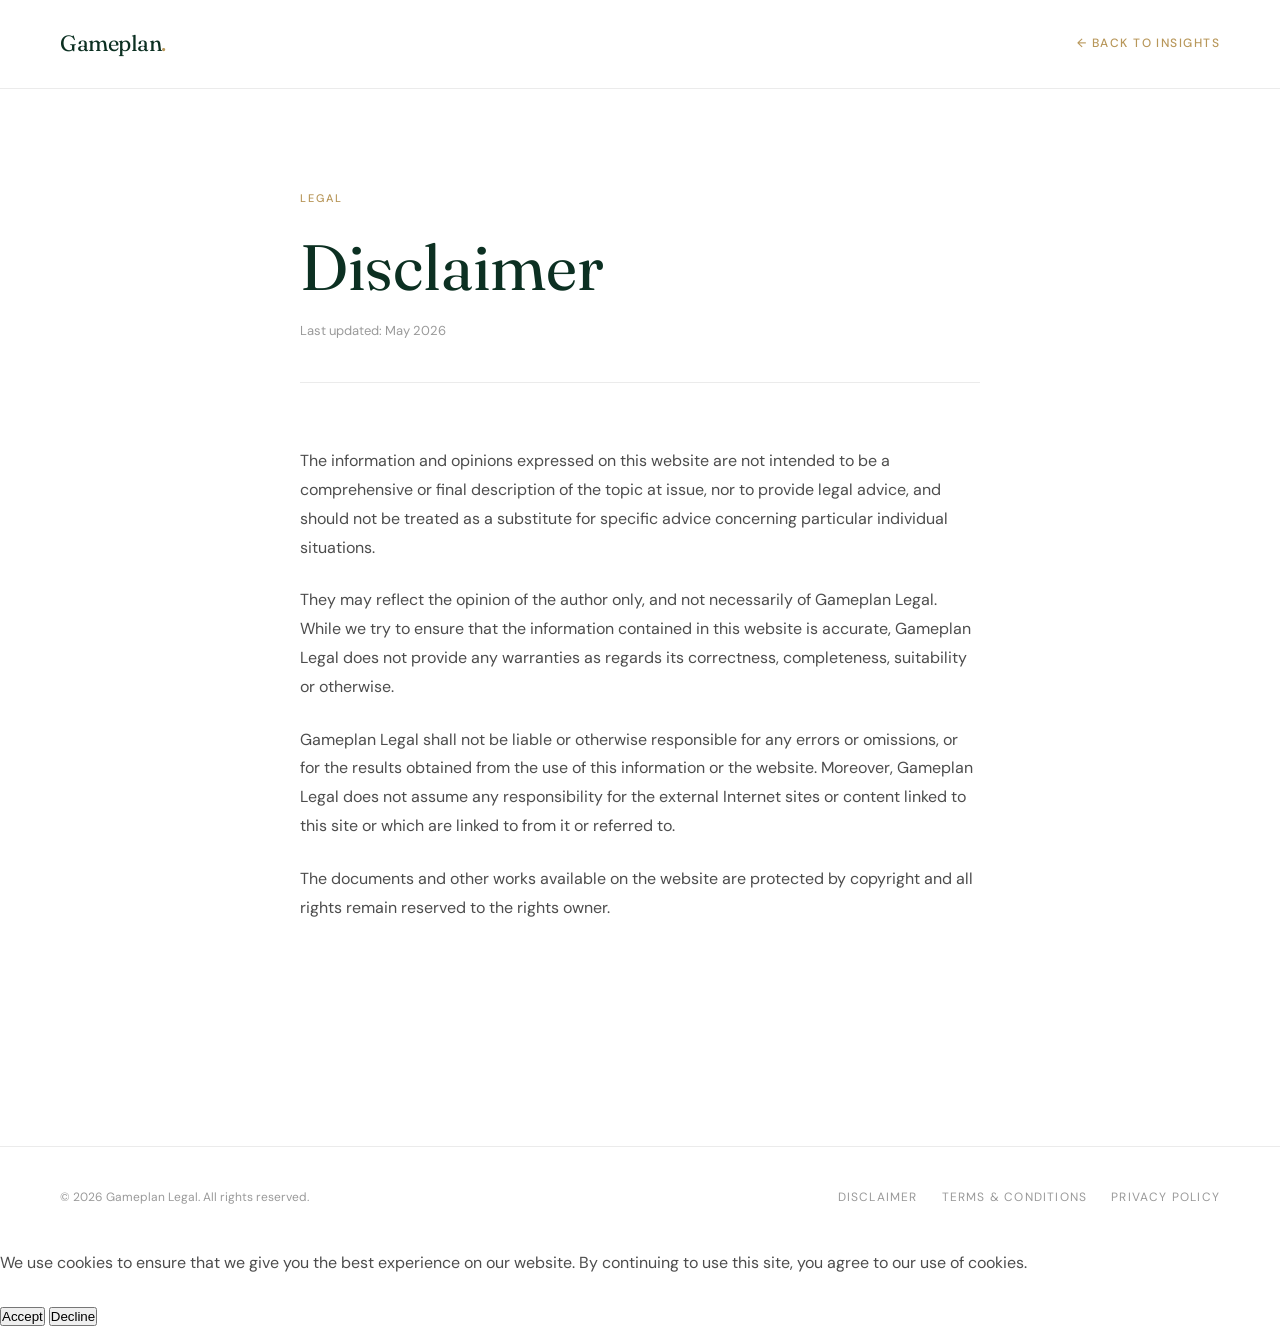
<file: game/disclaimer.html>
<!DOCTYPE html>
<html lang="en">
<head>
    <meta charset="UTF-8">
    <meta name="viewport" content="width=device-width, initial-scale=1.0">
    <title>Disclaimer | Gameplan Legal</title>
    <link rel="preconnect" href="https://fonts.googleapis.com">
    <link rel="preconnect" href="https://fonts.gstatic.com" crossorigin>
    <link href="https://fonts.googleapis.com/css2?family=DM+Sans:wght@300;400;500;700&family=Fraunces:ital,opsz,wght@0,9..144,300;0,9..144,400;1,9..144,300&display=swap" rel="stylesheet">
    <style>
        *, *::before, *::after { box-sizing: border-box; margin: 0; padding: 0; }
        body {
            background-color: #FFFFFF;
            color: #1a1a1a;
            font-family: 'DM Sans', sans-serif;
            font-size: 16px;
            line-height: 1.8;
        }
        .legal-header {
            background: #ffffff;
            border-bottom: 1px solid rgba(0,0,0,0.08);
            padding: 24px 60px;
            position: sticky;
            top: 0;
            z-index: 100;
            display: flex;
            align-items: center;
            justify-content: space-between;
        }
        .legal-header .logo {
            font-family: 'Fraunces', serif;
            font-size: 22px;
            font-weight: 400;
            color: #0C3022;
            text-decoration: none;
            letter-spacing: -0.02em;
        }
        .legal-header .logo span { color: #B8975A; }
        .back-link {
            font-size: 12px;
            text-transform: uppercase;
            letter-spacing: 0.12em;
            color: #B8975A;
            text-decoration: none;
            font-weight: 500;
        }
        .back-link:hover { opacity: 0.7; }
        .legal-container {
            max-width: 760px;
            margin: 0 auto;
            padding: 100px 40px 120px;
        }
        .legal-eyebrow {
            font-size: 11px;
            text-transform: uppercase;
            letter-spacing: 0.18em;
            color: #B8975A;
            font-weight: 500;
            margin-bottom: 24px;
        }
        h1 {
            font-family: 'Fraunces', serif;
            font-size: clamp(40px, 5vw, 64px);
            font-weight: 400;
            color: #0C3022;
            line-height: 1.1;
            margin-bottom: 16px;
        }
        .last-updated {
            font-size: 13px;
            color: rgba(0,0,0,0.4);
            margin-bottom: 64px;
            padding-bottom: 40px;
            border-bottom: 1px solid rgba(0,0,0,0.08);
        }
        p {
            font-size: 16px;
            color: rgba(0,0,0,0.7);
            margin-bottom: 24px;
            line-height: 1.8;
        }
        .legal-footer {
            margin-top: 80px;
            padding: 40px 60px;
            border-top: 1px solid rgba(0,0,0,0.08);
            display: flex;
            justify-content: space-between;
            align-items: center;
            flex-wrap: wrap;
            gap: 16px;
        }
        .legal-footer p {
            font-size: 12px;
            color: rgba(0,0,0,0.4);
            margin: 0;
        }
        .legal-footer-links {
            display: flex;
            gap: 24px;
        }
        .legal-footer-links a {
            font-size: 12px;
            text-transform: uppercase;
            letter-spacing: 0.1em;
            color: rgba(0,0,0,0.4);
            text-decoration: none;
        }
        .legal-footer-links a:hover { color: #B8975A; }
    
        /* Mobile */
        @media (max-width: 768px) {
            .legal-header { padding: 16px 24px; }
            .legal-container { padding: 60px 24px 80px; }
            h1 { font-size: clamp(28px, 8vw, 40px) !important; }
            .legal-footer { padding: 32px 24px; flex-direction: column; align-items: flex-start; }
            .legal-footer-links { flex-wrap: wrap; gap: 16px; }
        }
    </style>
</head>
<body>

    <header class="legal-header">
        <a href="index.html" class="logo">Gameplan<span>.</span></a>
        <a href="insights.html" class="back-link">&larr; Back to Insights</a>
    </header>

    <div class="legal-container">
        <p class="legal-eyebrow">Legal</p>
        <h1>Disclaimer</h1>
        <p class="last-updated">Last updated: May 2026</p>

        <p>The information and opinions expressed on this website are not intended to be a comprehensive or final description of the topic at issue, nor to provide legal advice, and should not be treated as a substitute for specific advice concerning particular individual situations.</p>

        <p>They may reflect the opinion of the author only, and not necessarily of Gameplan Legal. While we try to ensure that the information contained in this website is accurate, Gameplan Legal does not provide any warranties as regards its correctness, completeness, suitability or otherwise.</p>

        <p>Gameplan Legal shall not be liable or otherwise responsible for any errors or omissions, or for the results obtained from the use of this information or the website. Moreover, Gameplan Legal does not assume any responsibility for the external Internet sites or content linked to this site or which are linked to from it or referred to.</p>

        <p>The documents and other works available on the website are protected by copyright and all rights remain reserved to the rights owner.</p>
    </div>

    <footer class="legal-footer">
        <p>&copy; 2026 Gameplan Legal. All rights reserved.</p>
        <div class="legal-footer-links">
            <a href="disclaimer.html">Disclaimer</a>
            <a href="terms-and-conditions.html">Terms &amp; Conditions</a>
            <a href="privacy-policy.html">Privacy Policy</a>
        </div>
    </footer>


    <!-- Cookie Consent Bar -->
    <div id="cookieConsent" class="cookie-consent">
        <p>We use cookies to ensure that we give you the best experience on our website. By continuing to use this site, you agree to our use of cookies.</p>
        <div class="cookie-actions">
            <button id="acceptCookies" class="cookie-btn-accept">Accept</button>
            <button id="declineCookies" class="cookie-btn-decline">Decline</button>
        </div>
    </div>

    <script>
        // Cookie Consent Logic
        document.addEventListener('DOMContentLoaded', function() {
            const consentBar = document.getElementById('cookieConsent');
            const acceptBtn = document.getElementById('acceptCookies');
            
            if (!localStorage.getItem('cookiesAccepted')) {
                setTimeout(() => {
                    consentBar.classList.add('active');
                }, 2000);
            }

            acceptBtn.addEventListener('click', function() {
                localStorage.setItem('cookiesAccepted', 'true');
                consentBar.classList.remove('active');
            });

            document.getElementById('declineCookies').addEventListener('click', function() {
                consentBar.classList.remove('active');
            });
        });
    </script>
</body>
</html>
</file>
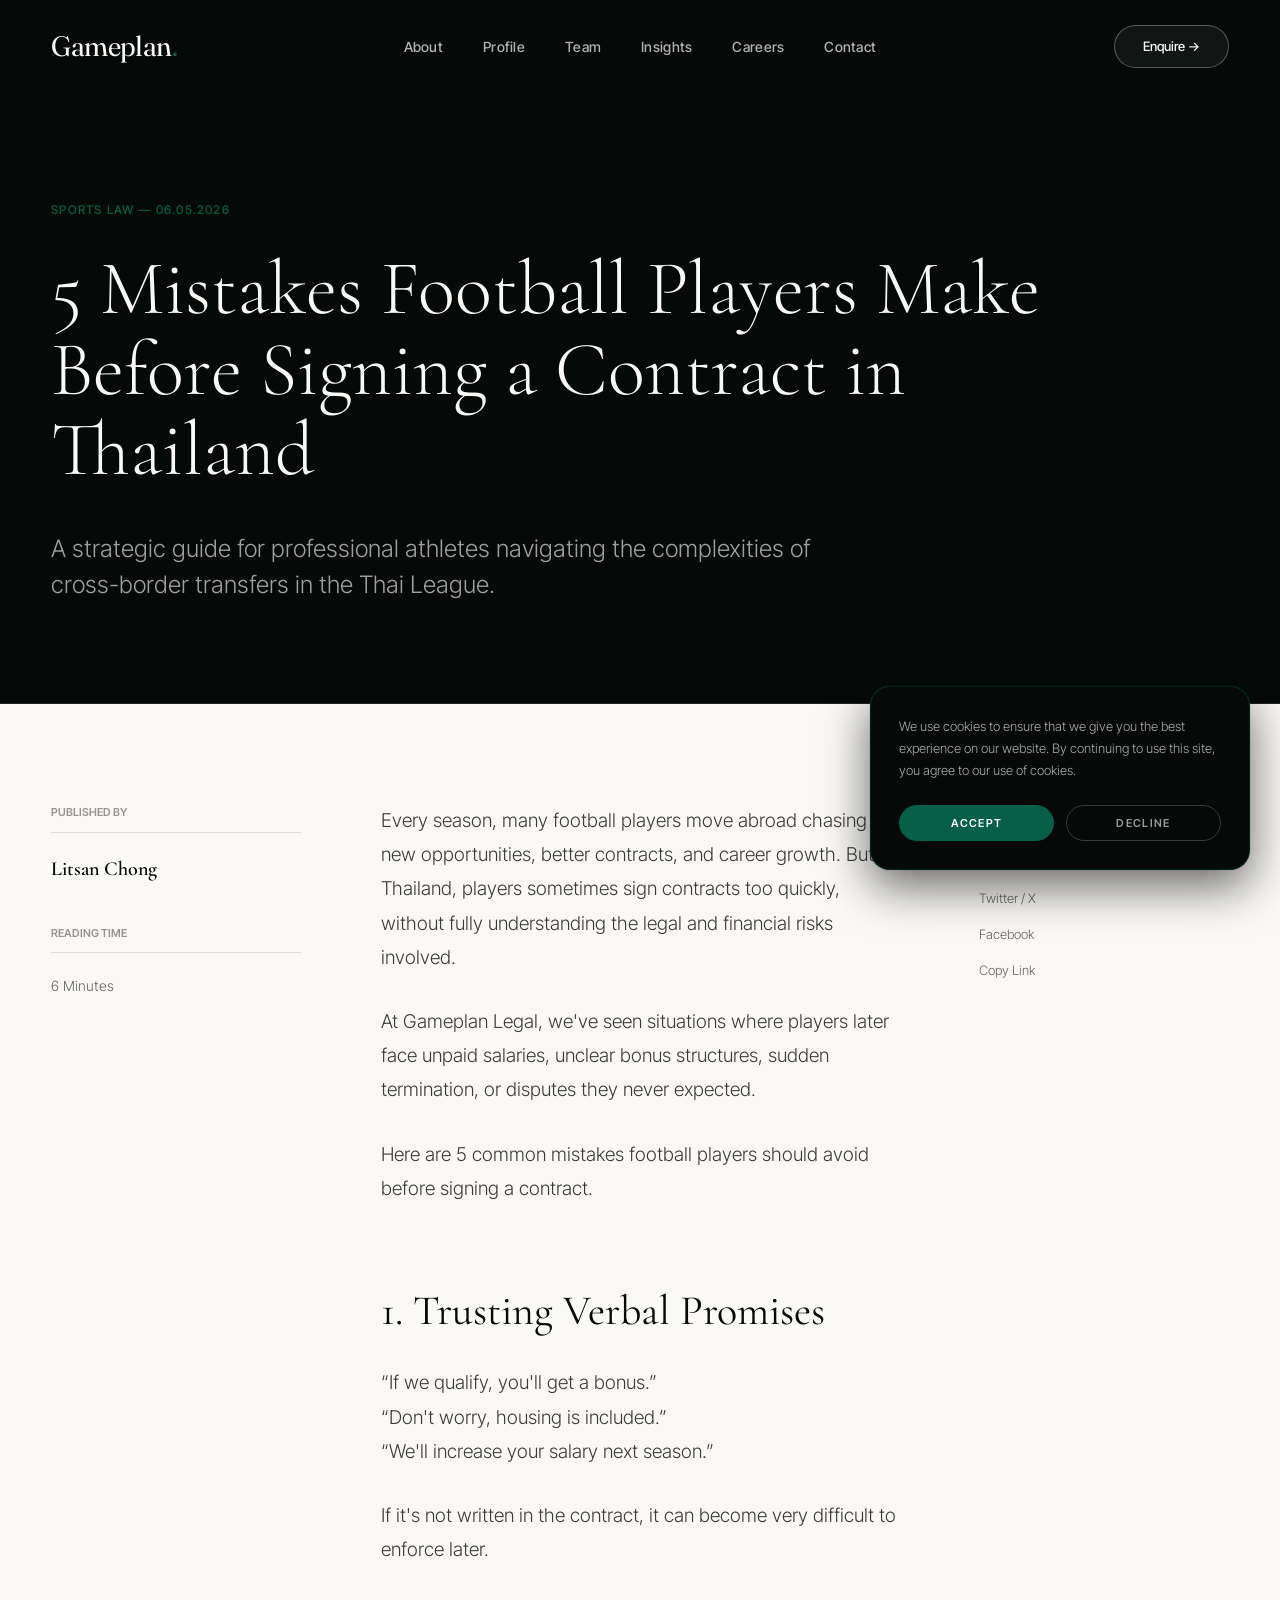
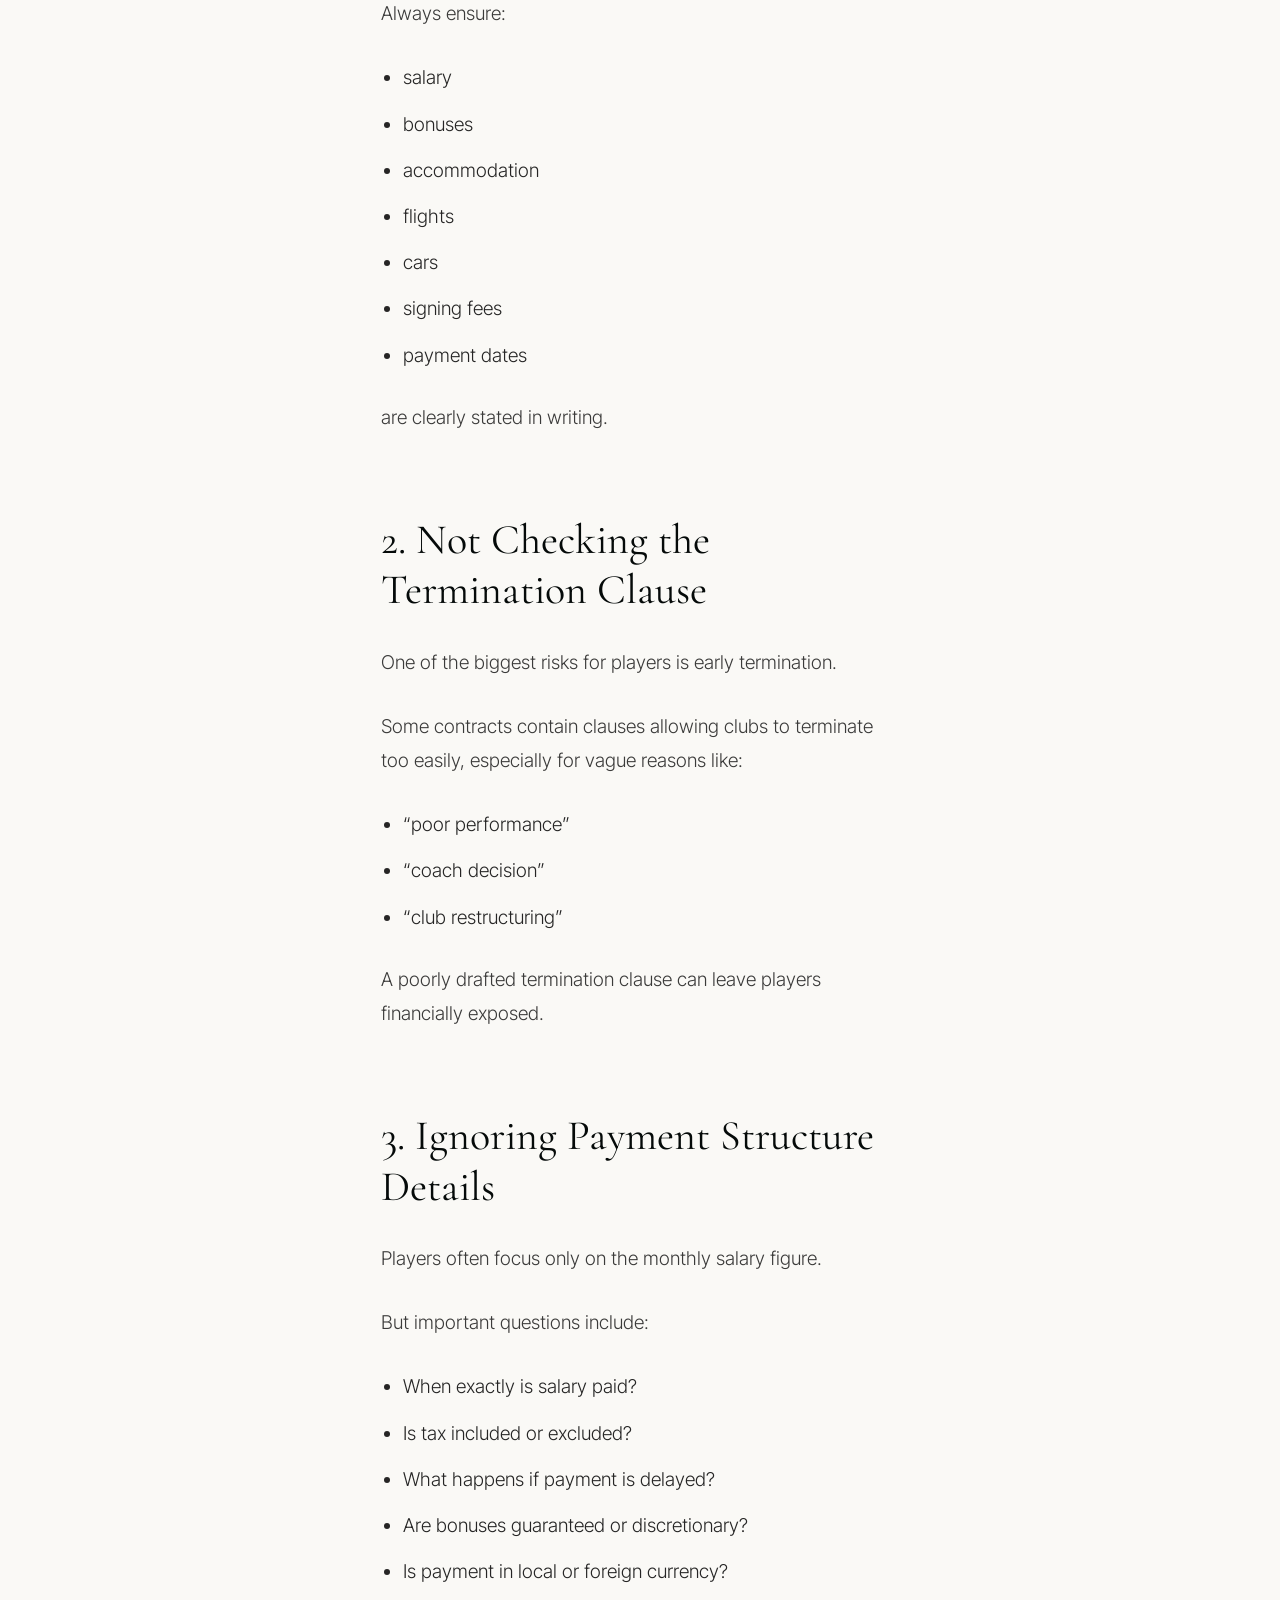
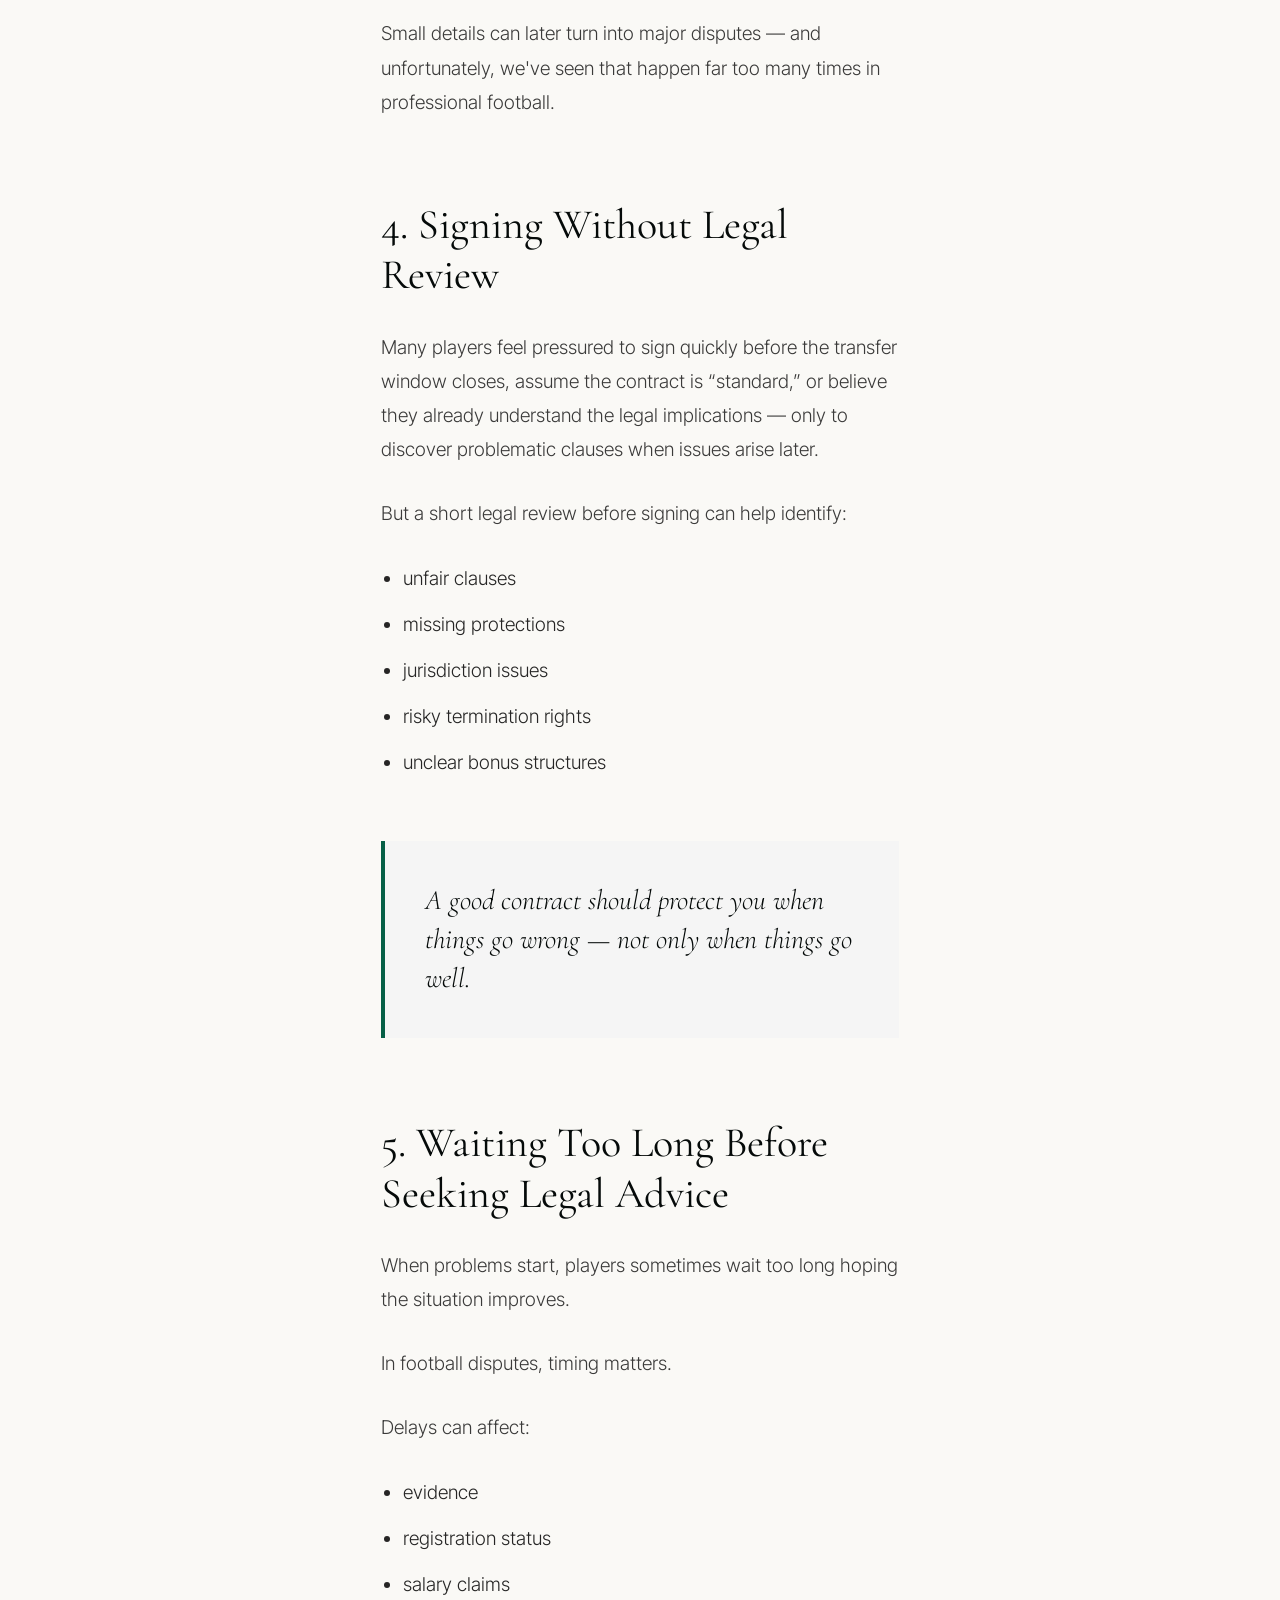
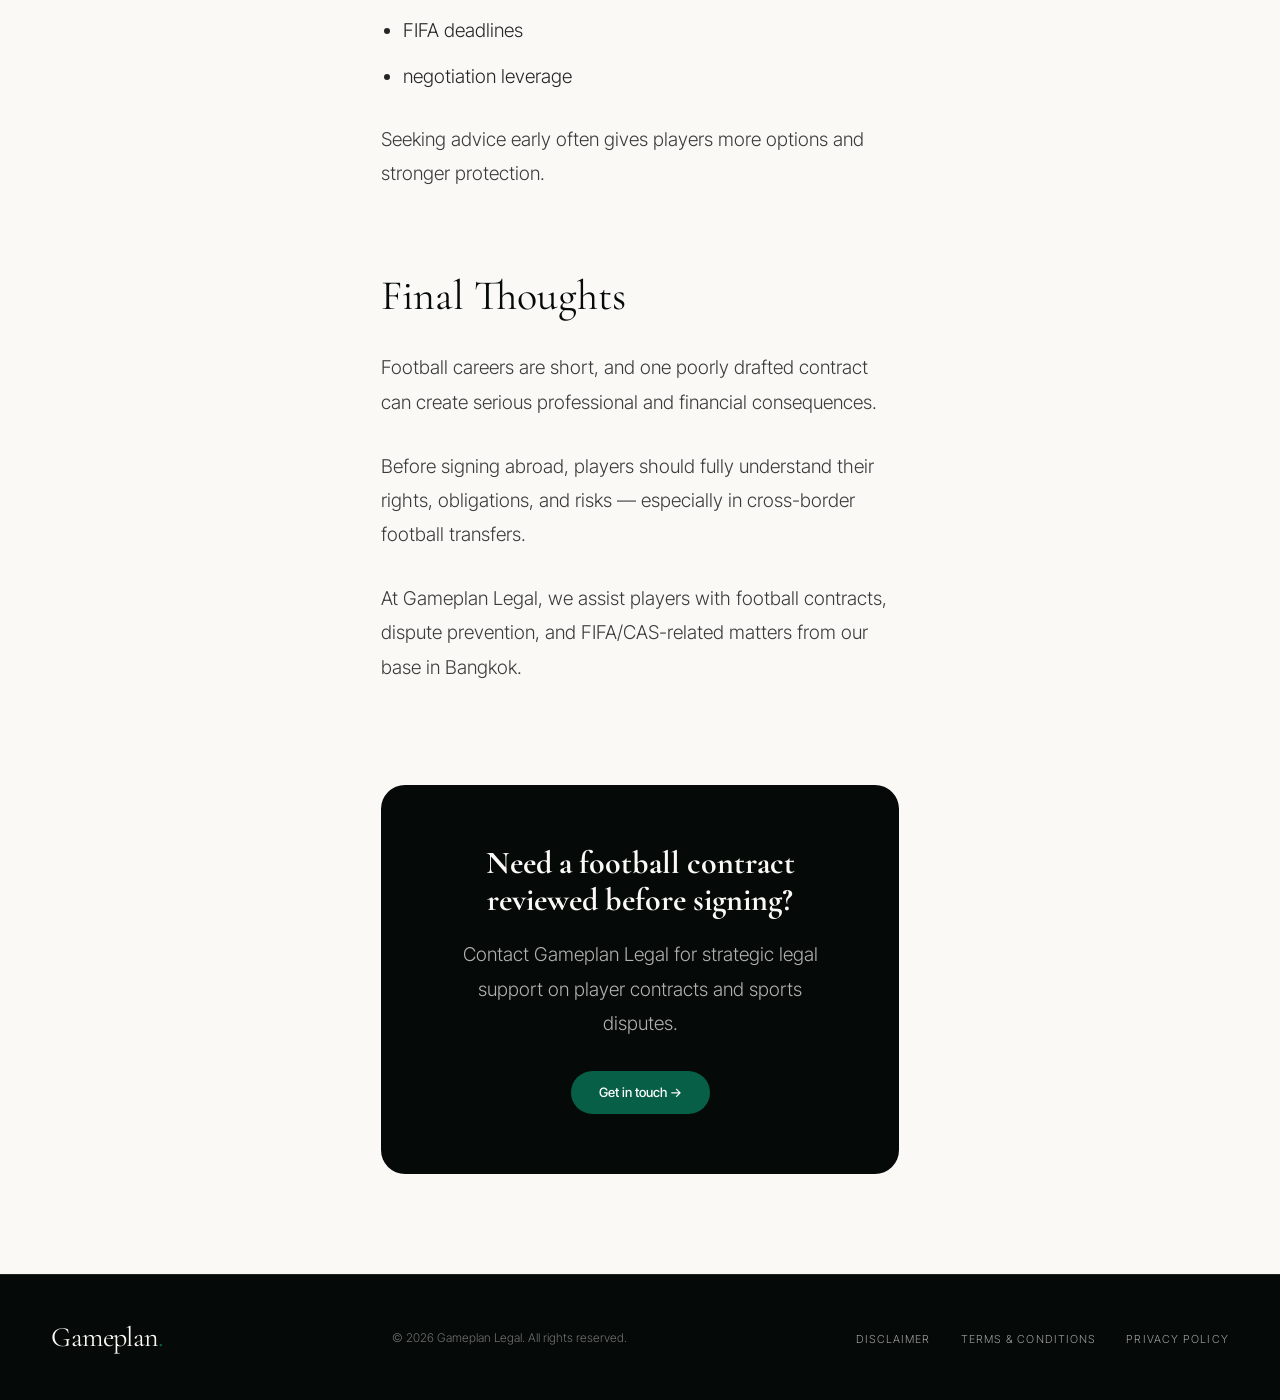
<file: game/insight-detail.html>
<!DOCTYPE html>
<html lang="en">
<head>
    <meta charset="UTF-8">
    <meta name="viewport" content="width=device-width, initial-scale=1.0">
    <title>5 Mistakes Football Players Make Before Signing a Contract in Thailand - Gameplan Legal</title>
    
    <!-- Google Fonts -->
    <link rel="preconnect" href="https://fonts.googleapis.com">
    <link rel="preconnect" href="https://fonts.gstatic.com" crossorigin>
    <link href="https://fonts.googleapis.com/css2?family=Cormorant+Garamond:ital,wght@0,300;0,400;0,600;1,300;1,400;1,600&family=DM+Sans:ital,opsz,wght@0,9..40,300;0,9..40,400;0,9..40,500;0,9..40,600;1,9..40,300;1,9..40,400;1,9..40,500;1,9..40,600&family=Fraunces:ital,opsz,wght@0,9..144,300;0,9..144,400;1,9..144,300;1,9..144,400&family=Inter+Tight:wght@300;400;500&display=swap" rel="stylesheet">
    
    <link rel="stylesheet" href="./assets/css/main.css">
    
    <style>
        :root {
            --color-bg-dark: #050A09;
            --color-gold: #065F46;
            --color-text-light: #FAF9F6;
        }
        
        .article-hero {
            background-color: var(--color-bg-dark);
            padding: 200px 0 100px;
            border-bottom: 1px solid rgba(255,255,255,0.1);
        }
        
        .article-meta-header {
            font-family: var(--font-body);
            font-size: 12px;
            font-weight: 500;
            text-transform: uppercase;
            color: var(--color-gold);
            margin-bottom: 30px;
            letter-spacing: 0.1em;
            display: block;
        }
        
        .article-h1 {
            font-family: var(--font-serif);
            font-size: clamp(48px, 6vw, 84px);
            font-weight: 300;
            color: var(--color-text-light);
            line-height: 1.05;
            max-width: 1000px;
            margin-bottom: 40px;
        }
        
        .article-intro {
            font-family: var(--font-body);
            font-size: 24px;
            font-weight: 300;
            color: rgba(250, 249, 246, 0.7);
            max-width: 800px;
            line-height: 1.5;
        }
        
        .article-body-wrapper {
            background-color: var(--color-bg-light);
        }
        
        .article-layout {
            display: grid;
            grid-template-columns: 250px 1fr 250px;
            gap: 80px;
            padding: 100px 0;
        }
        
        .sticky-sidebar {
            position: sticky;
            top: 140px;
            height: fit-content;
        }
        
        .sidebar-label {
            font-family: var(--font-body);
            font-size: 11px;
            font-weight: 600;
            text-transform: uppercase;
            color: rgba(0,0,0,0.4);
            margin-bottom: 20px;
            display: block;
            border-bottom: 1px solid rgba(0,0,0,0.1);
            padding-bottom: 10px;
        }
        
        .author-card {
            margin-bottom: 40px;
        }
        
        .author-name {
            font-family: var(--font-heading);
            font-size: 20px;
            font-weight: 600;
            color: var(--color-text-dark);
            margin-bottom: 5px;
            display: block;
        }
        
        .author-title {
            font-family: var(--font-body);
            font-size: 13px;
            color: rgba(0,0,0,0.6);
        }

        .article-reading-time {
            font-family: var(--font-body);
            font-size: 14px;
            color: rgba(0,0,0,0.6);
        }
        
        .article-body {
            font-family: var(--font-body);
            font-size: 19px;
            line-height: 1.8;
            color: rgba(0,0,0,0.85);
        }
        
        .article-body h2 {
            font-family: var(--font-serif);
            font-size: 42px;
            font-weight: 400;
            margin: 80px 0 30px;
            line-height: 1.2;
            color: var(--color-text-dark);
        }
        
        .article-body h3 {
            font-family: var(--font-heading);
            font-size: 28px;
            font-weight: 600;
            margin: 50px 0 20px;
            color: var(--color-gold);
        }
        
        .article-body p {
            margin-bottom: 30px;
        }

        .article-body ul,
        .article-body ol {
            margin-bottom: 28px;
            padding-left: 22px;
        }

        .article-body ul {
            list-style: disc;
        }

        .article-body ol {
            list-style: decimal;
        }

        .article-body li {
            margin-bottom: 12px;
        }
        
        .article-body blockquote {
            margin: 60px 0;
            padding: 40px;
            background-color: #f5f5f5;
            border-left: 4px solid var(--color-gold);
            font-family: var(--font-serif);
            font-size: 28px;
            font-style: italic;
            line-height: 1.4;
            color: var(--color-text-dark);
        }
        
        .share-links a {
            display: block;
            margin-bottom: 15px;
            font-family: var(--font-body);
            font-size: 13px;
            color: rgba(0,0,0,0.6);
            text-decoration: none;
            transition: color 0.3s;
        }
        
        .share-links a:hover {
            color: var(--color-gold);
        }

        .article-cta {
            margin-top: 100px;
            padding: 60px;
            background-color: var(--color-bg-dark);
            color: var(--color-text-light);
            text-align: center;
            border-radius: 24px;
        }

        .article-cta h4 {
            font-family: var(--font-serif);
            font-size: 32px;
            margin-bottom: 20px;
            line-height: 1.15;
        }

        .article-cta p {
            margin-bottom: 30px;
            opacity: 0.7;
        }
        
        @media (max-width: 1200px) {
            .article-layout {
                grid-template-columns: 1fr;
                padding: 60px 20px;
            }
            .sticky-sidebar {
                position: static;
                margin-bottom: 60px;
            }
        }

        @media (max-width: 768px) {
            .article-hero {
                padding: 138px 0 64px;
            }

            .article-hero .container,
            .article-layout.container {
                width: 100% !important;
                padding-left: 32px !important;
                padding-right: 32px !important;
            }

            .article-meta-header {
                font-size: 11px;
                letter-spacing: 0.14em;
                margin-bottom: 20px;
            }

            .article-h1 {
                max-width: 330px;
                font-size: clamp(38px, 11vw, 48px);
                line-height: 1.04;
                margin-bottom: 28px;
                text-wrap: balance;
            }

            .article-intro {
                max-width: 330px;
                font-size: 18px;
                line-height: 1.65;
            }

            .article-layout {
                gap: 0;
                padding-top: 48px;
                padding-bottom: 72px;
            }

            .article-info {
                display: block;
                margin-bottom: 46px;
                padding-bottom: 32px;
                border-bottom: 1px solid rgba(0,0,0,0.1);
            }

            .article-info .sidebar-label {
                margin: 0;
            }

            .article-info .sidebar-label {
                margin-bottom: 10px;
                padding-bottom: 8px;
            }

            .article-info .author-card {
                margin-bottom: 28px;
            }

            .author-name {
                font-size: 19px;
                line-height: 1.25;
            }

            .article-body {
                font-size: 17px;
                line-height: 1.78;
            }

            .article-body p {
                margin-bottom: 24px;
            }

            .article-body h2 {
                font-size: clamp(34px, 10vw, 42px);
                line-height: 1.1;
                margin: 56px 0 22px;
                text-wrap: balance;
            }

            .article-body h3 {
                font-size: 24px;
                line-height: 1.2;
                margin: 40px 0 16px;
            }

            .article-body ul,
            .article-body ol {
                padding-left: 20px;
                margin-bottom: 24px;
            }

            .article-body blockquote {
                margin: 44px 0;
                padding: 28px 24px;
                font-size: 24px;
                line-height: 1.45;
            }

            .article-cta {
                margin-top: 64px;
                padding: 40px 24px;
                border-radius: 18px;
            }

            .article-cta h4 {
                font-size: 30px;
            }

            .article-cta .btn-pill {
                width: auto !important;
                min-width: 142px;
                display: inline-flex !important;
            }

            .article-share {
                margin: 56px 0 0;
                padding-top: 32px;
                border-top: 1px solid rgba(0,0,0,0.1);
            }

            .share-links {
                display: flex;
                flex-wrap: wrap;
                gap: 14px 24px;
            }

            .share-links a {
                margin-bottom: 0;
            }
        }
    </style>
</head>
<body>
    <header class="site-header scrolled" style="background: var(--color-bg-dark);">
        <div class="container nav-container">
            <div class="site-logo">
                <a href="index.html" style="text-decoration: none;">
                    <span style="font-family: 'Fraunces', ui-serif, Georgia, serif; font-size: 28px; font-weight: 400; color: #FAF9F6; letter-spacing: -0.02em;">Gameplan<span style="color: var(--color-gold);">.</span></span>
                </a>
            </div>
            <nav class="main-nav">
                <ul>
                    <li><a href="index.html#about">About</a></li>
                    <li><a href="index.html#profile">Profile</a></li>
                    <li><a href="team-detail.html">Team</a></li>
                    <li><a href="insights.html">Insights</a></li>
                    <li><a href="index.html#careers">Careers</a></li>
                    <li><a href="index.html#contact">Contact</a></li>
                </ul>
            </nav>
            <div class="header-cta">
                <a href="index.html#enquiries" class="btn-pill">Enquire &rarr;</a>
            </div>
            <button type="button" class="mobile-menu-toggle" aria-expanded="false" aria-label="Toggle navigation">
                <span></span>
                <span></span>
                <span></span>
            </button>
        </div>
    </header>

    <main>
        <section class="article-hero">
            <div class="container">
                <span class="article-meta-header">Sports Law &mdash; 06.05.2026</span>
                <h1 class="article-h1">5 Mistakes Football Players Make Before Signing a Contract in Thailand</h1>
                <p class="article-intro">A strategic guide for professional athletes navigating the complexities of cross-border transfers in the Thai League.</p>
            </div>
        </section>

        <div class="article-body-wrapper">
        <section class="article-layout container">
            <!-- Sidebar Left -->
            <aside class="sticky-sidebar article-info">
                <span class="sidebar-label">Published By</span>
                <div class="author-card">
                    <span class="author-name">Litsan Chong</span>
                </div>
                
                <span class="sidebar-label">Reading Time</span>
                <span class="article-reading-time">6 Minutes</span>
            </aside>

                        <!-- Main Content -->
            <div class="article-body">
                <p>Every season, many football players move abroad chasing new opportunities, better contracts, and career growth. But in Thailand, players sometimes sign contracts too quickly, without fully understanding the legal and financial risks involved.</p>
                
                <p>At Gameplan Legal, we've seen situations where players later face unpaid salaries, unclear bonus structures, sudden termination, or disputes they never expected.</p>

                <p>Here are 5 common mistakes football players should avoid before signing a contract.</p>

                <h2>1. Trusting Verbal Promises</h2>
                <p>&ldquo;If we qualify, you'll get a bonus.&rdquo;<br>
                &ldquo;Don't worry, housing is included.&rdquo;<br>
                &ldquo;We'll increase your salary next season.&rdquo;</p>
                
                <p>If it's not written in the contract, it can become very difficult to enforce later.</p>
                
                <p>Always ensure:</p>
                <ul>
                    <li>salary</li>
                    <li>bonuses</li>
                    <li>accommodation</li>
                    <li>flights</li>
                    <li>cars</li>
                    <li>signing fees</li>
                    <li>payment dates</li>
                </ul>
                <p>are clearly stated in writing.</p>

                <h2>2. Not Checking the Termination Clause</h2>
                <p>One of the biggest risks for players is early termination.</p>
                <p>Some contracts contain clauses allowing clubs to terminate too easily, especially for vague reasons like:</p>
                <ul>
                    <li>&ldquo;poor performance&rdquo;</li>
                    <li>&ldquo;coach decision&rdquo;</li>
                    <li>&ldquo;club restructuring&rdquo;</li>
                </ul>
                <p>A poorly drafted termination clause can leave players financially exposed.</p>

                <h2>3. Ignoring Payment Structure Details</h2>
                <p>Players often focus only on the monthly salary figure.</p>
                <p>But important questions include:</p>
                <ul>
                    <li>When exactly is salary paid?</li>
                    <li>Is tax included or excluded?</li>
                    <li>What happens if payment is delayed?</li>
                    <li>Are bonuses guaranteed or discretionary?</li>
                    <li>Is payment in local or foreign currency?</li>
                </ul>
                <p>Small details can later turn into major disputes &mdash; and unfortunately, we've seen that happen far too many times in professional football.</p>

                <h2>4. Signing Without Legal Review</h2>
                <p>Many players feel pressured to sign quickly before the transfer window closes, assume the contract is &ldquo;standard,&rdquo; or believe they already understand the legal implications &mdash; only to discover problematic clauses when issues arise later.</p>
                <p>But a short legal review before signing can help identify:</p>
                <ul>
                    <li>unfair clauses</li>
                    <li>missing protections</li>
                    <li>jurisdiction issues</li>
                    <li>risky termination rights</li>
                    <li>unclear bonus structures</li>
                </ul>
                <blockquote>A good contract should protect you when things go wrong &mdash; not only when things go well.</blockquote>

                <h2>5. Waiting Too Long Before Seeking Legal Advice</h2>
                <p>When problems start, players sometimes wait too long hoping the situation improves.</p>
                <p>In football disputes, timing matters.</p>
                <p>Delays can affect:</p>
                <ul>
                    <li>evidence</li>
                    <li>registration status</li>
                    <li>salary claims</li>
                    <li>FIFA deadlines</li>
                    <li>negotiation leverage</li>
                </ul>
                <p>Seeking advice early often gives players more options and stronger protection.</p>

                <h2>Final Thoughts</h2>
                <p>Football careers are short, and one poorly drafted contract can create serious professional and financial consequences.</p>
                <p>Before signing abroad, players should fully understand their rights, obligations, and risks &mdash; especially in cross-border football transfers.</p>
                <p>At Gameplan Legal, we assist players with football contracts, dispute prevention, and FIFA/CAS-related matters from our base in Bangkok.</p>

                <div class="article-cta">
                    <h4>Need a football contract reviewed before signing?</h4>
                    <p>Contact Gameplan Legal for strategic legal support on player contracts and sports disputes.</p>
                    <a href="mailto:connect@gameplanlegal.com" class="btn-pill" style="background: var(--color-gold); border: none; color: #fff;">Get in touch &rarr;</a>
                </div>
            </div>            <!-- Sidebar Right -->
            <aside class="sticky-sidebar article-share">
                <span class="sidebar-label">Share This</span>
                <div class="share-links">
                    <a href="https://www.linkedin.com/sharing/share-offsite/?url=https://gameplanlegal.lovable.app/insight-detail.html" target="_blank" rel="noopener">LinkedIn</a>
                    <a href="https://twitter.com/intent/tweet?url=https://gameplanlegal.lovable.app/insight-detail.html&text=5+Mistakes+Football+Players+Make+Before+Signing+a+Contract" target="_blank" rel="noopener">Twitter / X</a>
                    <a href="https://www.facebook.com/sharer/sharer.php?u=https://gameplanlegal.lovable.app/insight-detail.html" target="_blank" rel="noopener">Facebook</a>
                    <a href="#" onclick="event.preventDefault(); navigator.clipboard.writeText(window.location.href); alert('Link copied to clipboard!');">Copy Link</a>
                </div>
            </aside>
        </section>
        </div>
    </main>

    <script src="./assets/js/main.js"></script>
    <footer class="site-footer section-dark" style="background-color: var(--color-bg-dark); border-top: 1px solid rgba(255,255,255,0.1);">
        <div class="container" style="padding: 40px 0; display: flex; justify-content: space-between; align-items: center; flex-wrap: wrap; gap: 20px;">
            <div class="footer-logo">
                <a href="index.html" style="text-decoration: none;">
                    <span style="font-family: var(--font-serif), ui-serif, Georgia, serif; font-size: 28px; font-weight: 400; color: #FAF9F6; letter-spacing: -0.02em;">Gameplan<span style="color: var(--color-gold);">.</span></span>
                </a>
            </div>
            <div class="footer-copyright">
                <p style="font-family: var(--font-body); font-size: 12px; color: rgba(250,249,246,0.48); margin: 0;">
                    &copy; 2026 Gameplan Legal. All rights reserved.
                </p>
            </div>
            <div class="footer-links" style="position: relative; z-index: 1001;">
                <ul style="display: flex; gap: 30px; list-style: none; padding: 0; margin: 0;">
                    <li><a href="disclaimer.html" style="font-family: var(--font-body); font-size: 11px; text-transform: uppercase; letter-spacing: 0.1em; color: rgba(255,255,255,0.6); text-decoration: none; transition: color 0.3s;" onmouseover="this.style.color='var(--color-gold)'" onmouseout="this.style.color='rgba(255,255,255,0.6)'">Disclaimer</a></li>
                    <li><a href="terms-and-conditions.html" style="font-family: var(--font-body); font-size: 11px; text-transform: uppercase; letter-spacing: 0.1em; color: rgba(255,255,255,0.6); text-decoration: none; transition: color 0.3s;" onmouseover="this.style.color='var(--color-gold)'" onmouseout="this.style.color='rgba(255,255,255,0.6)'">Terms & Conditions</a></li>
                    <li><a href="privacy-policy.html" style="font-family: var(--font-body); font-size: 11px; text-transform: uppercase; letter-spacing: 0.1em; color: rgba(255,255,255,0.6); text-decoration: none; transition: color 0.3s;" onmouseover="this.style.color='var(--color-gold)'" onmouseout="this.style.color='rgba(255,255,255,0.6)'">Privacy Policy</a></li>
                </ul>
            </div>
        </div>
    </footer>

    <!-- Cookie Consent Bar -->
    <div id="cookieConsent" class="cookie-consent">
        <p>We use cookies to ensure that we give you the best experience on our website. By continuing to use this site, you agree to our use of cookies.</p>
        <div class="cookie-actions">
            <button id="acceptCookies" class="cookie-btn-accept">Accept</button>
            <button id="declineCookies" class="cookie-btn-decline">Decline</button>
        </div>
    </div>

    <script>
        // Cookie Consent Logic
        document.addEventListener('DOMContentLoaded', function() {
            const consentBar = document.getElementById('cookieConsent');
            const acceptBtn = document.getElementById('acceptCookies');
            
            if (!localStorage.getItem('cookiesAccepted')) {
                setTimeout(() => {
                    consentBar.classList.add('active');
                }, 2000);
            }

            acceptBtn.addEventListener('click', function() {
                localStorage.setItem('cookiesAccepted', 'true');
                consentBar.classList.remove('active');
            });

            document.getElementById('declineCookies').addEventListener('click', function() {
                consentBar.classList.remove('active');
            });
        });
    </script>
</body>
</html>
</file>
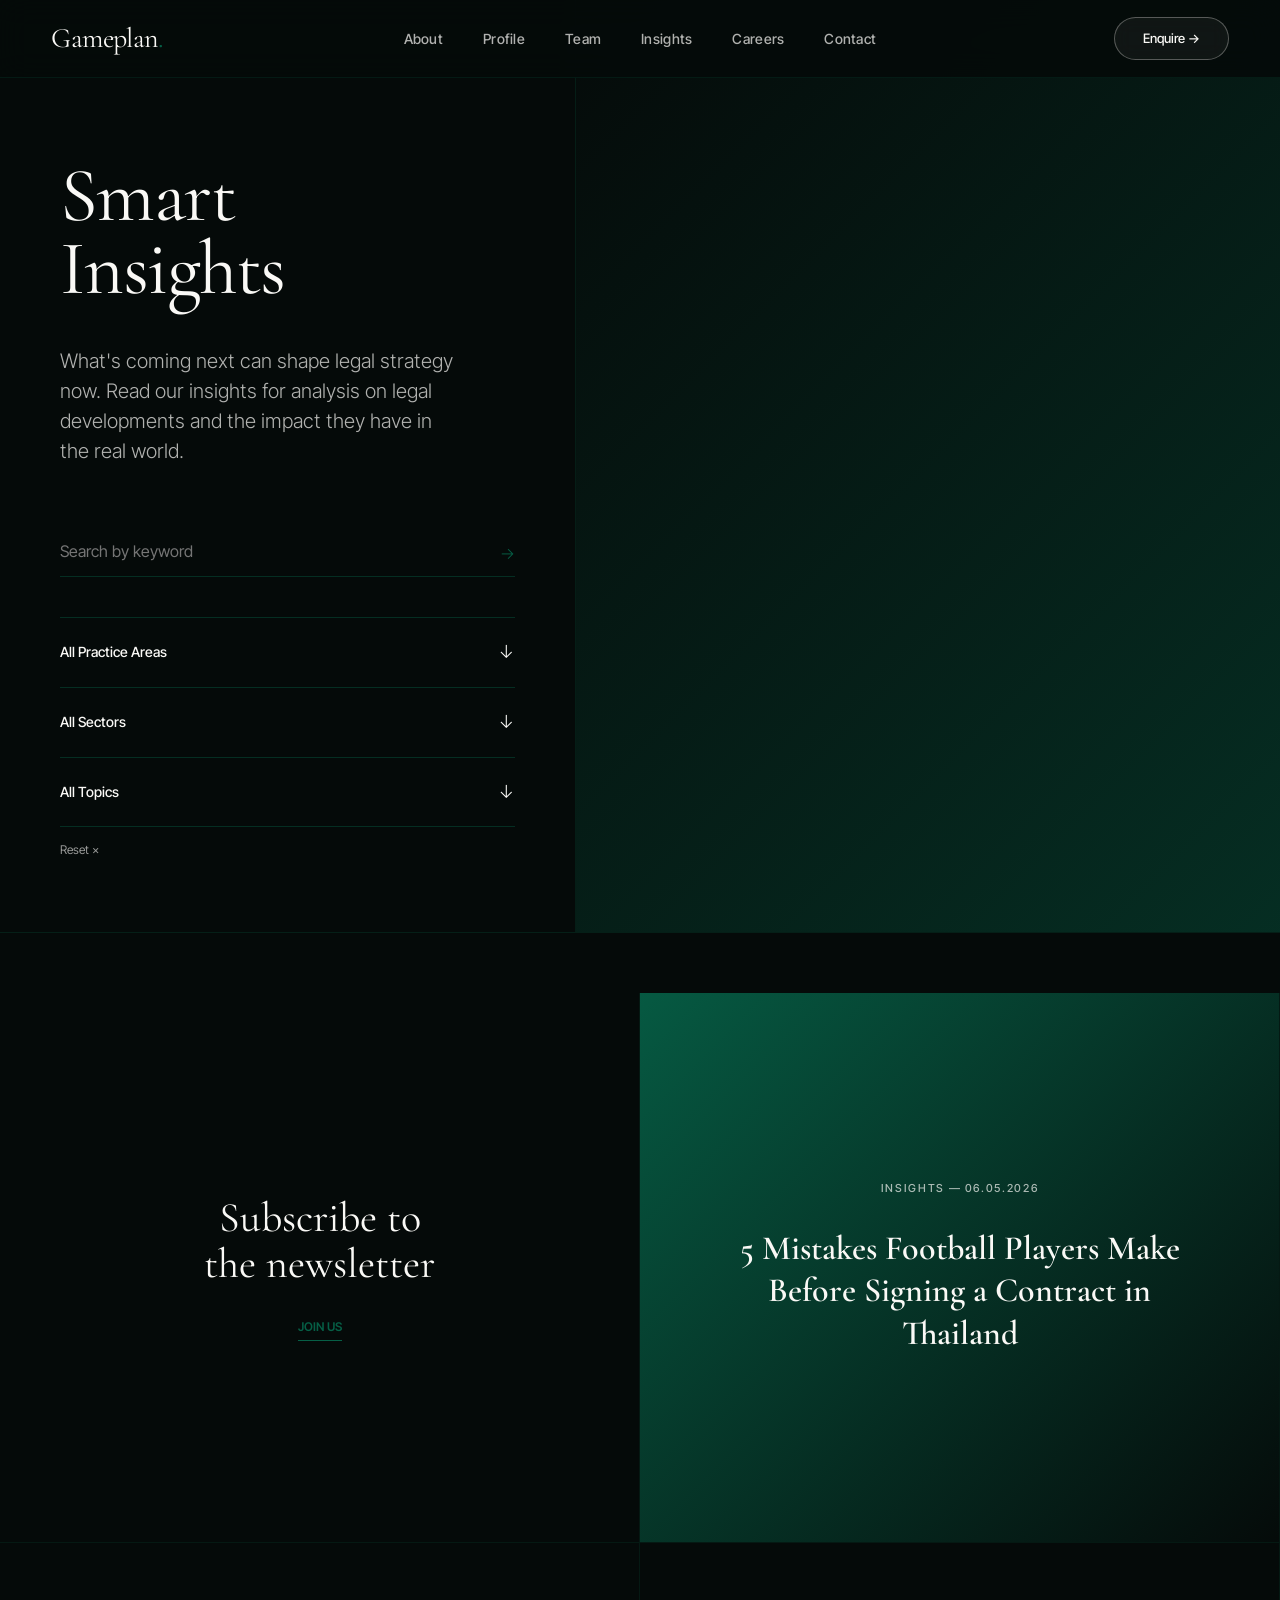
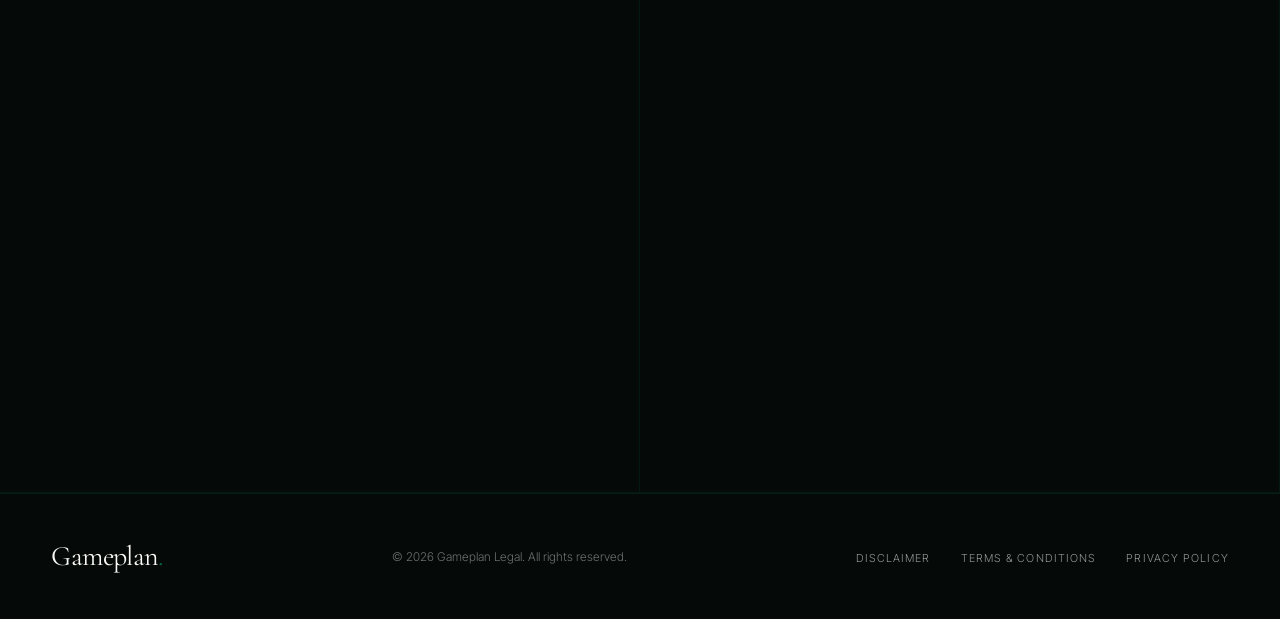
<file: game/insights.html>
<!DOCTYPE html>
<html lang="en">

<head>
    <meta charset="UTF-8">
    <meta name="viewport" content="width=device-width, initial-scale=1">
    <title>News and Insights - Gameplan Legal</title>
    <link rel="preconnect" href="https://fonts.googleapis.com">
    <link rel="preconnect" href="https://fonts.gstatic.com" crossorigin>
    <link
        href="https://fonts.googleapis.com/css2?family=Cormorant+Garamond:ital,wght@0,300;0,400;0,600;1,300;1,400;1,600&family=DM+Sans:ital,opsz,wght@0,9..40,300;0,9..40,400;0,9..40,500;0,9..40,600;1,9..40,300;1,9..40,400;1,9..40,500;1,9..40,600&family=Fraunces:ital,opsz,wght@0,9..144,300;0,9..144,400;1,9..144,300;1,9..144,400&family=Inter+Tight:wght@300;400;500&display=swap"
        rel="stylesheet">
    <link rel="stylesheet" href="./assets/css/main.css">
    <style>
        /* Force Mobile Navbar Edge-to-Edge */
        @media (max-width: 1024px) {
            body .site-header {
                width: 100% !important;
                max-width: 100vw !important;
                left: 0 !important;
                right: 0 !important;
            }
            body .nav-container {
                width: 100% !important;
                max-width: 100% !important;
                padding: 0 32px !important;
                margin: 0 !important;
                box-sizing: border-box !important;
                display: flex !important;
                justify-content: space-between !important;
                align-items: center !important;
            }
            /* Ensure these don't take up space in the flexbox on mobile */
            body .main-nav, 
            body .header-cta {
                display: none !important;
            }
            body .main-nav.is-open {
                display: flex !important;
            }
            body .site-logo {
                padding-left: 0 !important;
                flex-shrink: 0 !important;
            }
            body .mobile-menu-toggle {
                padding-right: 0 !important;
                display: flex !important; /* Ensure it's visible */
                flex-shrink: 0 !important;
            }
            body .mobile-menu-toggle span {
                background-color: #FAF9F6 !important;
            }
            .seats-divider { padding-bottom: 20px !important; }
            .team-section { padding-bottom: 20px !important; }
            .careers-section { padding-top: 30px !important; }
        }

        /* Force Visibility Fix */
        body {
            background-color: var(--color-bg-dark);
            color: var(--color-text-light);
        }

        .gsap-fade-up {
            opacity: 1 !important;
            transform: none !important;
        }
    </style>
</head>

<body class="section-dark">
    <header class="site-header scrolled">
        <div class="container nav-container">
            <div class="site-logo">
                <a href="index.html" style="text-decoration: none;">
                    <span
                        style="font-family: var(--font-serif), ui-serif, Georgia, serif; font-size: 28px; font-weight: 400; color: #FAF9F6; letter-spacing: -0.02em;">Gameplan<span
                            style="color: var(--color-gold);">.</span></span>
                </a>
            </div>
            <nav class="main-nav">
                <ul>
                    <li><a href="index.html#about">About</a></li>
                    <li><a href="index.html#profile">Profile</a></li>
                    <li><a href="team-detail.html">Team</a></li>
                    <li><a href="insights.html">Insights</a></li>
                    <li><a href="index.html#careers">Careers</a></li>
                    <li><a href="index.html#contact">Contact</a></li>
                </ul>
            </nav>
            <div class="header-cta">
                <a href="index.html#enquiries" class="btn-pill">Enquire &rarr;</a>
            </div>
            <button type="button" class="mobile-menu-toggle" aria-expanded="false" aria-label="Toggle navigation">
                <span></span>
                <span></span>
                <span></span>
            </button>
        </div>
    </header>

    <style>
        .insights-hero {
            display: flex;
            min-height: 100vh;
            background-color: var(--color-bg-dark);
            border-bottom: 1px solid rgba(6, 95, 70, 0.24);
        }

        .hero-left {
            width: 45%;
            padding: 160px 60px 60px;
            display: flex;
            flex-direction: column;
            justify-content: space-between;
            border-right: 1px solid rgba(6, 95, 70, 0.22);
            position: relative;
            z-index: 10;
        }

        .hero-right {
            width: 55%;
            background-image: url('https://images.unsplash.com/photo-1486406146926-c627a92ad1ab?q=80&w=2070&auto=format&fit=crop');
            background-size: cover;
            background-position: center;
            position: relative;
        }

        .hero-right::after {
            content: '';
            position: absolute;
            inset: 0;
            background: linear-gradient(135deg, rgba(5, 10, 9, 0.28), rgba(6, 95, 70, 0.42));
            pointer-events: none;
        }

        .insights-grid-section {
            background-color: var(--color-bg-dark);
        }

        .insights-grid {
            display: grid;
            grid-template-columns: repeat(2, 1fr);
            gap: 0;
        }

        .insight-block {
            padding: 60px;
            border-right: 1px solid rgba(6, 95, 70, 0.18);
            border-bottom: 1px solid rgba(6, 95, 70, 0.18);
            min-height: 550px;
            display: flex;
            flex-direction: column;
            justify-content: center;
            /* Center content vertically */
            align-items: center;
            /* Center content horizontally */
            text-align: center;
            position: relative;
            overflow: hidden;
            text-decoration: none;
            color: var(--color-text-light);
            background-color: var(--color-bg-dark);
        }

        .pill-overlay {
            position: absolute;
            top: 0;
            left: 0;
            width: 100%;
            height: 100%;
            background: linear-gradient(135deg, rgba(6, 95, 70, 0.94) 0%, rgba(5, 10, 9, 0.98) 100%);
            border-radius: 0px;
            transform: scale(1.02);
            transition: all 0.8s cubic-bezier(0.19, 1, 0.22, 1);
            z-index: 1;
        }

        .insight-block:hover .pill-overlay {
            top: 10%;
            left: 5%;
            width: 90%;
            height: 80%;
            transform: scale(1);
            border-radius: 1000px;
            box-shadow: 0 30px 60px rgba(0, 0, 0, 0.42), 0 0 0 1px rgba(6, 95, 70, 0.22);
        }

        .insight-block .content-wrap {
            position: relative;
            z-index: 2;
            width: 100%;
            display: flex;
            flex-direction: column;
            align-items: center;
            justify-content: center;
            transition: transform 0.8s var(--ease-luxury);
        }

        .insight-block:hover .content-wrap {
            transform: scale(1.02);
        }

        .meta-tag {
            font-family: var(--font-body);
            font-size: 11px;
            font-weight: 500;
            letter-spacing: 0.15em;
            text-transform: uppercase;
            margin-bottom: 30px;
            color: rgba(250, 249, 246, 0.68);
        }

        .insight-block h3 {
            font-family: var(--font-body);
            font-weight: 600;
            font-size: 34px;
            line-height: 1.25;
            max-width: 450px;
            color: var(--color-text-light);
            margin: 0;
        }

        .insight-placeholder {
            pointer-events: none;
        }

        .insight-placeholder[hidden],
        .insight-article[hidden],
        .insights-no-results[hidden] {
            display: none !important;
        }

        .filter-content li.is-active {
            color: var(--color-text-light) !important;
        }

        @media (min-width: 993px) {
            .filter-all-option {
                display: none;
            }
        }

        .insights-no-results {
            padding: 80px 24px;
            background-color: var(--color-bg-dark);
            border-top: 1px solid rgba(255, 255, 255, 0.08);
            color: rgba(250, 249, 246, 0.68);
            font-family: var(--font-body);
            font-size: 16px;
            text-align: center;
        }

        .content-wrap {
            position: relative;
            z-index: 2;
            pointer-events: none;
            /* Allow hover to hit the parent block */
        }

        /* Hero Refinement */
        .hero-right {
            overflow: hidden;
        }

        .hero-image-zoom {
            width: 100%;
            height: 100%;
            background-image: url('https://images.unsplash.com/photo-1486406146926-c627a92ad1ab?q=80&w=2070&auto=format&fit=crop');
            background-size: cover;
            background-position: center;
            animation: heroZoom 20s infinite alternate linear;
        }

        @keyframes heroZoom {
            from {
                transform: scale(1);
            }

            to {
                transform: scale(1.1);
            }
        }

        :root {
            --ease-luxury: cubic-bezier(0.19, 1, 0.22, 1);
        }
    </style>

    <section class="insights-hero">
        <!-- Left Column -->
        <div class="hero-left">
            <div>
                <h1
                    style="font-family: var(--font-serif); font-size: clamp(48px, 6vw, 80px); font-weight: 400; line-height: 0.95; margin-bottom: 40px; color: var(--color-text-light); letter-spacing: -0.02em;">
                    Smart<br>Insights</h1>
                <p
                    style="font-family: var(--font-body); font-size: 20px; color: rgba(250,249,246,0.78); max-width: 400px; line-height: 1.5; margin-bottom: 60px;">
                    What's coming next can shape legal strategy now. Read our insights for analysis on legal
                    developments and the impact they have in the real world.</p>
            </div>

            <div class="filters-column" style="max-width: 100%;">
                <!-- Search Bar -->
                <div style="margin-bottom: 40px; position: relative;">
                    <input type="text" id="insightSearch" placeholder="Search by keyword" onkeyup="filterInsights()"
                        style="width: 100%; background: transparent; border: none; border-bottom: 1px solid rgba(6,95,70,0.42); padding: 15px 0; font-family: var(--font-body); font-size: 16px; color: #fff; outline: none; transition: border-color 0.3s;"
                        onfocus="this.style.borderColor='var(--color-gold)'"
                        onblur="this.style.borderColor='rgba(6,95,70,0.42)'">
                    <span style="position: absolute; right: 0; top: 15px; color: var(--color-gold);">&rarr;</span>
                </div>

                <div style="border-top: 1px solid rgba(6,95,70,0.42);">
                    <!-- Filter 1 -->
                    <div class="filter-group" data-filter-group="practice" data-default-label="All Practice Areas">
                        <div class="filter-row" onclick="toggleFilter(this)"
                            style="padding: 20px 0; border-bottom: 1px solid rgba(6,95,70,0.42); display: flex; justify-content: space-between; align-items: center; cursor: pointer; transition: all 0.3s ease;">
                            <span
                                style="font-family: var(--font-body); font-size: 14px; font-weight: 500; color: var(--color-text-light);">All
                                Practice Areas</span>
                            <span class="icon"
                                style="font-size: 18px; color: var(--color-text-light); transition: transform 0.3s ease;">&darr;</span>
                        </div>
                        <div class="filter-content"
                            style="max-height: 0; overflow: hidden; transition: max-height 0.4s ease-out; background: var(--color-bg-dark);">
                            <ul style="list-style: none; padding: 20px 0;">
                                <li class="filter-all-option" onclick="applyFilter('practice', '')" style="padding: 8px 0; font-family: var(--font-body); font-size: 13px; color: var(--color-muted); cursor: pointer; transition: color 0.3s;"
                                    onmouseover="this.style.color='#fff'"
                                    onmouseout="this.style.color='var(--color-muted)'">All Practice Areas</li>
                                <li onclick="applyFilter('practice', 'Sports Law')" style="padding: 8px 0; font-family: var(--font-body); font-size: 13px; color: var(--color-muted); cursor: pointer; transition: color 0.3s;"
                                    onmouseover="this.style.color='#fff'"
                                    onmouseout="this.style.color='var(--color-muted)'">Sports Law</li>
                                <li onclick="applyFilter('practice', 'Corporate & Commercial')" style="padding: 8px 0; font-family: var(--font-body); font-size: 13px; color: var(--color-muted); cursor: pointer; transition: color 0.3s;"
                                    onmouseover="this.style.color='#fff'"
                                    onmouseout="this.style.color='var(--color-muted)'">Corporate & Commercial</li>
                                <li onclick="applyFilter('practice', 'Dispute Resolution')" style="padding: 8px 0; font-family: var(--font-body); font-size: 13px; color: var(--color-muted); cursor: pointer; transition: color 0.3s;"
                                    onmouseover="this.style.color='#fff'"
                                    onmouseout="this.style.color='var(--color-muted)'">Dispute Resolution</li>
                            </ul>
                        </div>
                    </div>
                    <!-- Filter 2 -->
                    <div class="filter-group" data-filter-group="sector" data-default-label="All Sectors">
                        <div class="filter-row" onclick="toggleFilter(this)"
                            style="padding: 20px 0; border-bottom: 1px solid rgba(6,95,70,0.42); display: flex; justify-content: space-between; align-items: center; cursor: pointer; transition: all 0.3s ease;">
                            <span
                                style="font-family: var(--font-body); font-size: 14px; font-weight: 500; color: var(--color-text-light);">All
                                Sectors</span>
                            <span class="icon"
                                style="font-size: 18px; color: var(--color-text-light); transition: transform 0.3s ease;">&darr;</span>
                        </div>
                        <div class="filter-content"
                            style="max-height: 0; overflow: hidden; transition: max-height 0.4s ease-out; background: var(--color-bg-dark);">
                            <ul style="list-style: none; padding: 20px 0;">
                                <li class="filter-all-option" onclick="applyFilter('sector', '')"
                                    style="padding: 8px 0; font-family: var(--font-body); font-size: 13px; color: var(--color-muted); cursor: pointer;">
                                    All Sectors</li>
                                <li onclick="applyFilter('sector', 'Professional Football')"
                                    style="padding: 8px 0; font-family: var(--font-body); font-size: 13px; color: var(--color-muted); cursor: pointer;">
                                    Professional Football</li>
                                <li onclick="applyFilter('sector', 'E-Sports')"
                                    style="padding: 8px 0; font-family: var(--font-body); font-size: 13px; color: var(--color-muted); cursor: pointer;">
                                    E-Sports</li>
                            </ul>
                        </div>
                    </div>
                    <!-- Filter 3 -->
                    <div class="filter-group" data-filter-group="topic" data-default-label="All Topics">
                        <div class="filter-row" onclick="toggleFilter(this)"
                            style="padding: 20px 0; border-bottom: 1px solid rgba(6,95,70,0.42); display: flex; justify-content: space-between; align-items: center; cursor: pointer; transition: all 0.3s ease;">
                            <span
                                style="font-family: var(--font-body); font-size: 14px; font-weight: 500; color: var(--color-text-light);">All
                                Topics</span>
                            <span class="icon"
                                style="font-size: 18px; color: var(--color-text-light); transition: transform 0.3s ease;">&darr;</span>
                        </div>
                        <div class="filter-content"
                            style="max-height: 0; overflow: hidden; transition: max-height 0.4s ease-out; background: var(--color-bg-dark);">
                            <ul style="list-style: none; padding: 20px 0;">
                                <li class="filter-all-option" onclick="applyFilter('topic', '')"
                                    style="padding: 8px 0; font-family: var(--font-body); font-size: 13px; color: var(--color-muted); cursor: pointer;">
                                    All Topics</li>
                                <li onclick="applyFilter('topic', 'Contract Law')"
                                    style="padding: 8px 0; font-family: var(--font-body); font-size: 13px; color: var(--color-muted); cursor: pointer;">
                                    Contract Law</li>
                                <li onclick="applyFilter('topic', 'FIFA Regulations')"
                                    style="padding: 8px 0; font-family: var(--font-body); font-size: 13px; color: var(--color-muted); cursor: pointer;">
                                    FIFA Regulations</li>
                            </ul>
                        </div>
                    </div>
                    <button type="button" class="filter-reset" onclick="resetFilters()"
                        style="padding: 15px 16px 15px 0; min-height: 44px; font-family: var(--font-body); font-size: 12px; color: var(--color-muted); cursor: pointer; display: inline-block; background: transparent; border: 0; text-align: left;">
                        Reset &times;</button>
                </div>
            </div>
        </div>

        <!-- Right Column (Image) -->
        <div class="hero-right"></div>
    </section>

    <section class="insights-grid-section">
        <div class="insights-grid">
            <!-- Newsletter block (Remains Dark for contrast) -->
            <div class="insight-block newsletter"
                style="background-color: var(--color-bg-dark); color: var(--color-text-light); border-right: 1px solid rgba(6,95,70,0.18); border-bottom: 1px solid rgba(6,95,70,0.18); justify-content: center; align-items: center; text-align: center;">
                <h3
                    style="font-family: var(--font-serif); font-size: 42px; font-weight: 400; color: var(--color-text-light); margin-bottom: 30px; line-height: 1.1; position: relative; z-index: 2;">
                    Subscribe to<br>the newsletter</h3>
                <a href="mailto:connect@gameplanlegal.com?subject=Newsletter%20subscription" class="btn-hover-line"
                    style="font-family: var(--font-body); font-size: 12px; font-weight: 600; text-transform: uppercase; color: var(--color-gold); position: relative; text-decoration: none; padding-bottom: 5px; z-index: 2;">
                    Join Us
                    <span
                        style="position: absolute; bottom: 0; left: 0; width: 100%; height: 1px; background: var(--color-gold); transform: scaleX(1); transform-origin: left; transition: transform 0.3s;"></span>
                </a>
            </div>

            <!-- Article 1 -->
            <a href="insight-detail.html" class="insight-block insight-article" data-practice="Sports Law Dispute Resolution" data-sector="Professional Football" data-topic="Insights Contract Law FIFA Regulations">
                <div class="pill-overlay"></div>
                <div class="content-wrap">
                    <span class="meta-tag">Insights &mdash; 06.05.2026</span>
                    <h3>5 Mistakes Football Players Make Before Signing a Contract in Thailand</h3>
                </div>
            </a>

            <!-- Empty blocks for grid structure -->
            <div class="insight-block insight-placeholder" aria-hidden="true"></div>
            <div class="insight-block insight-placeholder" aria-hidden="true"></div>
        </div>
    </section>

    <div id="insightsNoResults" class="insights-no-results" hidden>No insights match your search.</div>

    <script>
        const insightFilterState = {
            practice: '',
            sector: '',
            topic: ''
        };

        document.addEventListener('DOMContentLoaded', () => {
            const menuToggle = document.querySelector('.mobile-menu-toggle');
            const mainNav = document.querySelector('.main-nav');

            if (menuToggle && mainNav) {
                const setMenuOpen = (isOpen) => {
                    menuToggle.classList.toggle('is-active', isOpen);
                    mainNav.classList.toggle('is-open', isOpen);
                    document.body.classList.toggle('mobile-menu-open', isOpen);
                    menuToggle.setAttribute('aria-expanded', String(isOpen));
                };

                menuToggle.addEventListener('click', (event) => {
                    event.preventDefault();
                    event.stopPropagation();
                    setMenuOpen(!mainNav.classList.contains('is-open'));
                });

                mainNav.addEventListener('click', event => {
                    event.stopPropagation();
                });

                mainNav.querySelectorAll('a').forEach(link => {
                    link.addEventListener('click', () => {
                        setMenuOpen(false);
                    });
                });

                document.addEventListener('click', () => {
                    if (mainNav.classList.contains('is-open')) {
                        setMenuOpen(false);
                    }
                });

                document.addEventListener('keydown', (event) => {
                    if (event.key === 'Escape' && mainNav.classList.contains('is-open')) {
                        setMenuOpen(false);
                    }
                });
            }

            document.querySelectorAll('a[href*="index.html#"]').forEach(link => {
                link.addEventListener('click', () => {
                    const targetId = link.getAttribute('href').split('#')[1];
                    if (!targetId) {
                        return;
                    }

                    try {
                        window.sessionStorage.setItem('gameplanPendingSection', targetId);
                    } catch (error) {}
                });
            });

            updateFilterLabels();
            updateActiveFilterOptions();
            filterInsights();
        });

        function toggleFilter(element) {
            const group = element.parentElement;
            const content = group.querySelector('.filter-content');
            const icon = element.querySelector('.icon');

            document.querySelectorAll('.filter-group').forEach(other => {
                if (other !== group) {
                    other.querySelector('.filter-content').style.maxHeight = '0px';
                    other.querySelector('.icon').style.transform = 'rotate(0deg)';
                }
            });

            const isOpen = (parseFloat(content.style.maxHeight) || 0) > 0;

            if (isOpen) {
                content.style.maxHeight = '0px';
                icon.style.transform = 'rotate(0deg)';
            } else {
                content.style.maxHeight = content.scrollHeight + "px";
                icon.style.transform = 'rotate(180deg)';
            }
        }

        function updateInsightVisibility(predicate) {
            const articles = document.querySelectorAll('.insight-article');
            const placeholders = document.querySelectorAll('.insight-placeholder');
            const noResults = document.getElementById('insightsNoResults');
            let visibleCount = 0;

            articles.forEach(article => {
                const isVisible = predicate(article);
                article.hidden = !isVisible;
                if (isVisible) {
                    visibleCount += 1;
                }
            });

            placeholders.forEach(placeholder => {
                placeholder.hidden = visibleCount === 0;
            });

            if (noResults) {
                noResults.hidden = visibleCount !== 0;
            }
        }

        function closeFilters() {
            document.querySelectorAll('.filter-content').forEach(c => c.style.maxHeight = '0px');
            document.querySelectorAll('.icon').forEach(i => i.style.transform = 'rotate(0deg)');
        }

        function getArticleSearchText(article) {
            return [
                article.innerText,
                article.dataset.practice || '',
                article.dataset.sector || '',
                article.dataset.topic || ''
            ].join(' ').toLowerCase();
        }

        function matchesFilters(article) {
            const searchTerm = document.getElementById('insightSearch').value.trim().toLowerCase();
            const matchesSearch = !searchTerm || getArticleSearchText(article).includes(searchTerm);
            const matchesPractice = !insightFilterState.practice ||
                (article.dataset.practice || '').toLowerCase().includes(insightFilterState.practice.toLowerCase());
            const matchesSector = !insightFilterState.sector ||
                (article.dataset.sector || '').toLowerCase().includes(insightFilterState.sector.toLowerCase());
            const matchesTopic = !insightFilterState.topic ||
                (article.dataset.topic || '').toLowerCase().includes(insightFilterState.topic.toLowerCase());

            return matchesSearch && matchesPractice && matchesSector && matchesTopic;
        }

        function updateFilterLabels() {
            document.querySelectorAll('.filter-group[data-filter-group]').forEach(group => {
                const type = group.dataset.filterGroup;
                const label = group.querySelector('.filter-row span:first-child');
                if (label) {
                    label.textContent = insightFilterState[type] || group.dataset.defaultLabel;
                }
            });
        }

        function updateActiveFilterOptions() {
            document.querySelectorAll('.filter-group[data-filter-group]').forEach(group => {
                const type = group.dataset.filterGroup;
                const activeValue = insightFilterState[type] || group.dataset.defaultLabel;

                group.querySelectorAll('li').forEach(option => {
                    const isActive = option.textContent.trim() === activeValue;
                    option.classList.toggle('is-active', isActive);
                    option.setAttribute('aria-current', String(isActive));
                    option.style.color = isActive ? 'var(--color-text-light)' : 'var(--color-muted)';
                });
            });
        }

        function filterInsights() {
            updateInsightVisibility(matchesFilters);
        }

        function applyFilter(type, value) {
            insightFilterState[type] = value;
            updateFilterLabels();
            updateActiveFilterOptions();
            filterInsights();
            closeFilters();
        }

        function resetFilters() {
            document.getElementById('insightSearch').value = '';
            Object.keys(insightFilterState).forEach(type => {
                insightFilterState[type] = '';
            });
            updateFilterLabels();
            updateActiveFilterOptions();
            filterInsights();
            closeFilters();
        }

        function filterArticles() {
            filterInsights();
        }

        document.getElementById('insightSearch').addEventListener('input', filterInsights);
    </script>

    <style>
        .insight-link:hover .pill-overlay {
            transform: translate(-50%, -50%) scale(1);
        }

        .insight-link:hover h3 {
            transform: scale(1.02);
        }

        .btn-hover-line:hover span {
            transform: scaleX(0);
            transform-origin: right;
        }

        /* Mobile Responsiveness */
        @media (max-width: 992px) {
            .insights-hero {
                flex-direction: column;
                min-height: auto;
            }

            .hero-left,
            .hero-right {
                width: 100% !important;
            }

            .hero-left {
                padding: 144px 32px 54px !important;
                border-right: 0;
            }

            .hero-left h1 {
                font-size: clamp(44px, 13vw, 56px) !important;
                line-height: 0.98 !important;
                margin-bottom: 30px !important;
            }

            .hero-left p {
                max-width: 330px !important;
                font-size: 18px !important;
                line-height: 1.6 !important;
                margin-bottom: 52px !important;
            }

            .filter-reset {
                margin-top: 18px !important;
            }

            .hero-right {
                height: auto !important;
                aspect-ratio: 16 / 10;
                background-size: cover;
                background-repeat: no-repeat;
                background-position: center;
            }

            .insights-grid {
                grid-template-columns: 1fr !important;
            }

            .insight-block {
                padding: 48px 30px !important;
                min-height: 340px !important;
            }

            .meta-tag {
                margin-bottom: 22px !important;
                font-size: 10px !important;
                letter-spacing: 0.16em !important;
            }

            .insight-block h3 {
                max-width: min(100%, 330px) !important;
                font-size: clamp(28px, 7.6vw, 32px) !important;
                line-height: 1.18 !important;
            }

            .insight-block.newsletter h3 {
                font-size: clamp(34px, 9vw, 40px) !important;
                line-height: 1.08 !important;
                margin-bottom: 22px !important;
            }

            .insight-placeholder {
                display: none !important;
            }
        }
    </style>
    <footer class="site-footer section-dark" style="background-color: var(--color-bg-dark); border-top: 1px solid rgba(6,95,70,0.22);">
        <div class="container" style="padding: 40px 0; display: flex; justify-content: space-between; align-items: center; flex-wrap: wrap; gap: 20px;">
            <div class="footer-logo">
                <a href="index.html" style="text-decoration: none;">
                    <span style="font-family: var(--font-serif), ui-serif, Georgia, serif; font-size: 28px; font-weight: 400; color: #FAF9F6; letter-spacing: -0.02em;">Gameplan<span style="color: var(--color-gold);">.</span></span>
                </a>
            </div>
            <div class="footer-copyright">
                <p style="font-family: var(--font-body); font-size: 12px; color: rgba(250,249,246,0.48); margin: 0;">
                    &copy; 2026 Gameplan Legal. All rights reserved.
                </p>
            </div>
            <div class="footer-links" style="position: relative; z-index: 1001;">
                <ul style="display: flex; gap: 30px; list-style: none; padding: 0; margin: 0;">
                    <li><a href="disclaimer.html" onclick="window.location.href=this.href;"
                        style="font-family: var(--font-body); font-size: 11px; text-transform: uppercase; letter-spacing: 0.1em; color: rgba(250,249,246,0.58); text-decoration: none; transition: all 0.3s ease;"
                        onmouseover="this.style.color='var(--color-gold)'; this.style.opacity='1';"
                        onmouseout="this.style.color='rgba(250,249,246,0.58)'; this.style.opacity='0.6';">Disclaimer</a></li>
                    <li><a href="terms-and-conditions.html" onclick="window.location.href=this.href;"
                        style="font-family: var(--font-body); font-size: 11px; text-transform: uppercase; letter-spacing: 0.1em; color: rgba(250,249,246,0.58); text-decoration: none; transition: all 0.3s ease;"
                        onmouseover="this.style.color='var(--color-gold)'; this.style.opacity='1';"
                        onmouseout="this.style.color='rgba(250,249,246,0.58)'; this.style.opacity='0.6';">Terms & Conditions</a></li>
                    <li><a href="privacy-policy.html" onclick="window.location.href=this.href;"
                        style="font-family: var(--font-body); font-size: 11px; text-transform: uppercase; letter-spacing: 0.1em; color: rgba(250,249,246,0.58); text-decoration: none; transition: all 0.3s ease;"
                        onmouseover="this.style.color='var(--color-gold)'; this.style.opacity='1';"
                        onmouseout="this.style.color='rgba(250,249,246,0.58)'; this.style.opacity='0.6';">Privacy Policy</a></li>
                </ul>
            </div>
        </div>
    </footer>
</body>
</html>
</file>
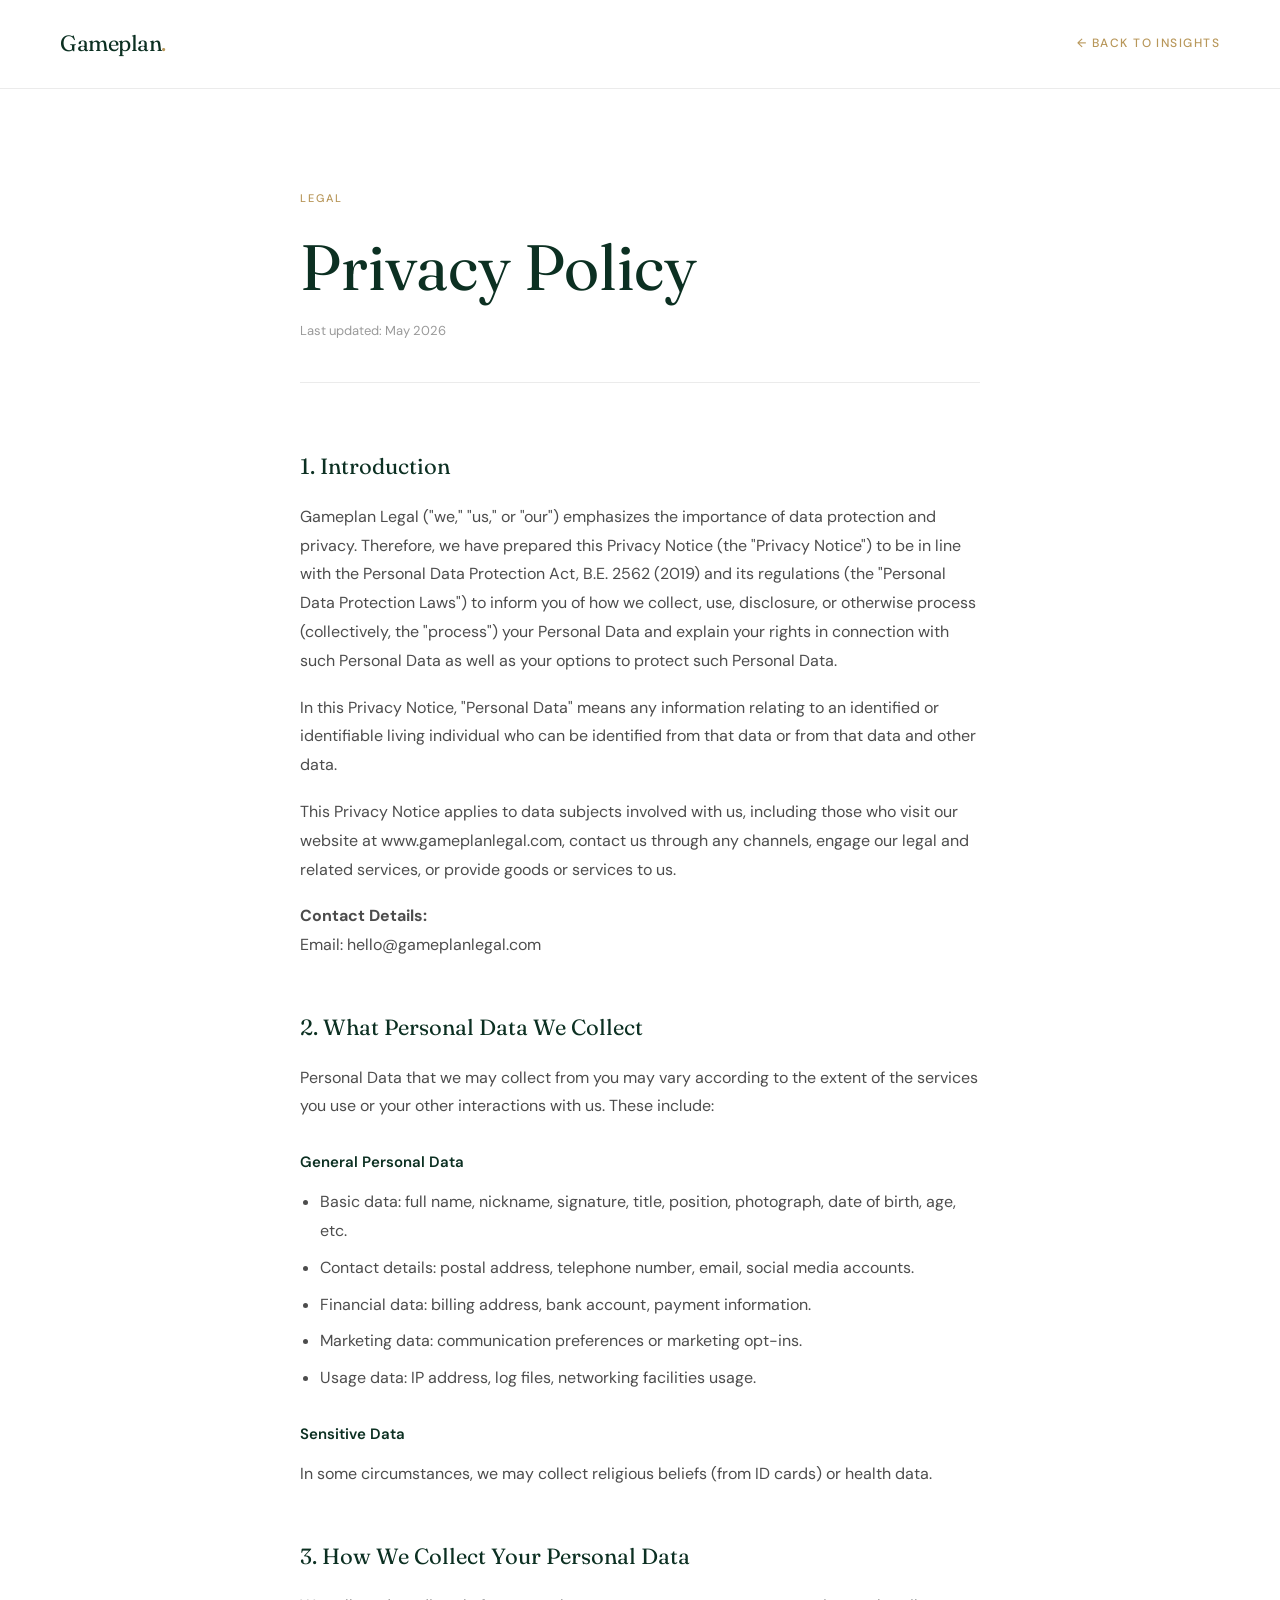
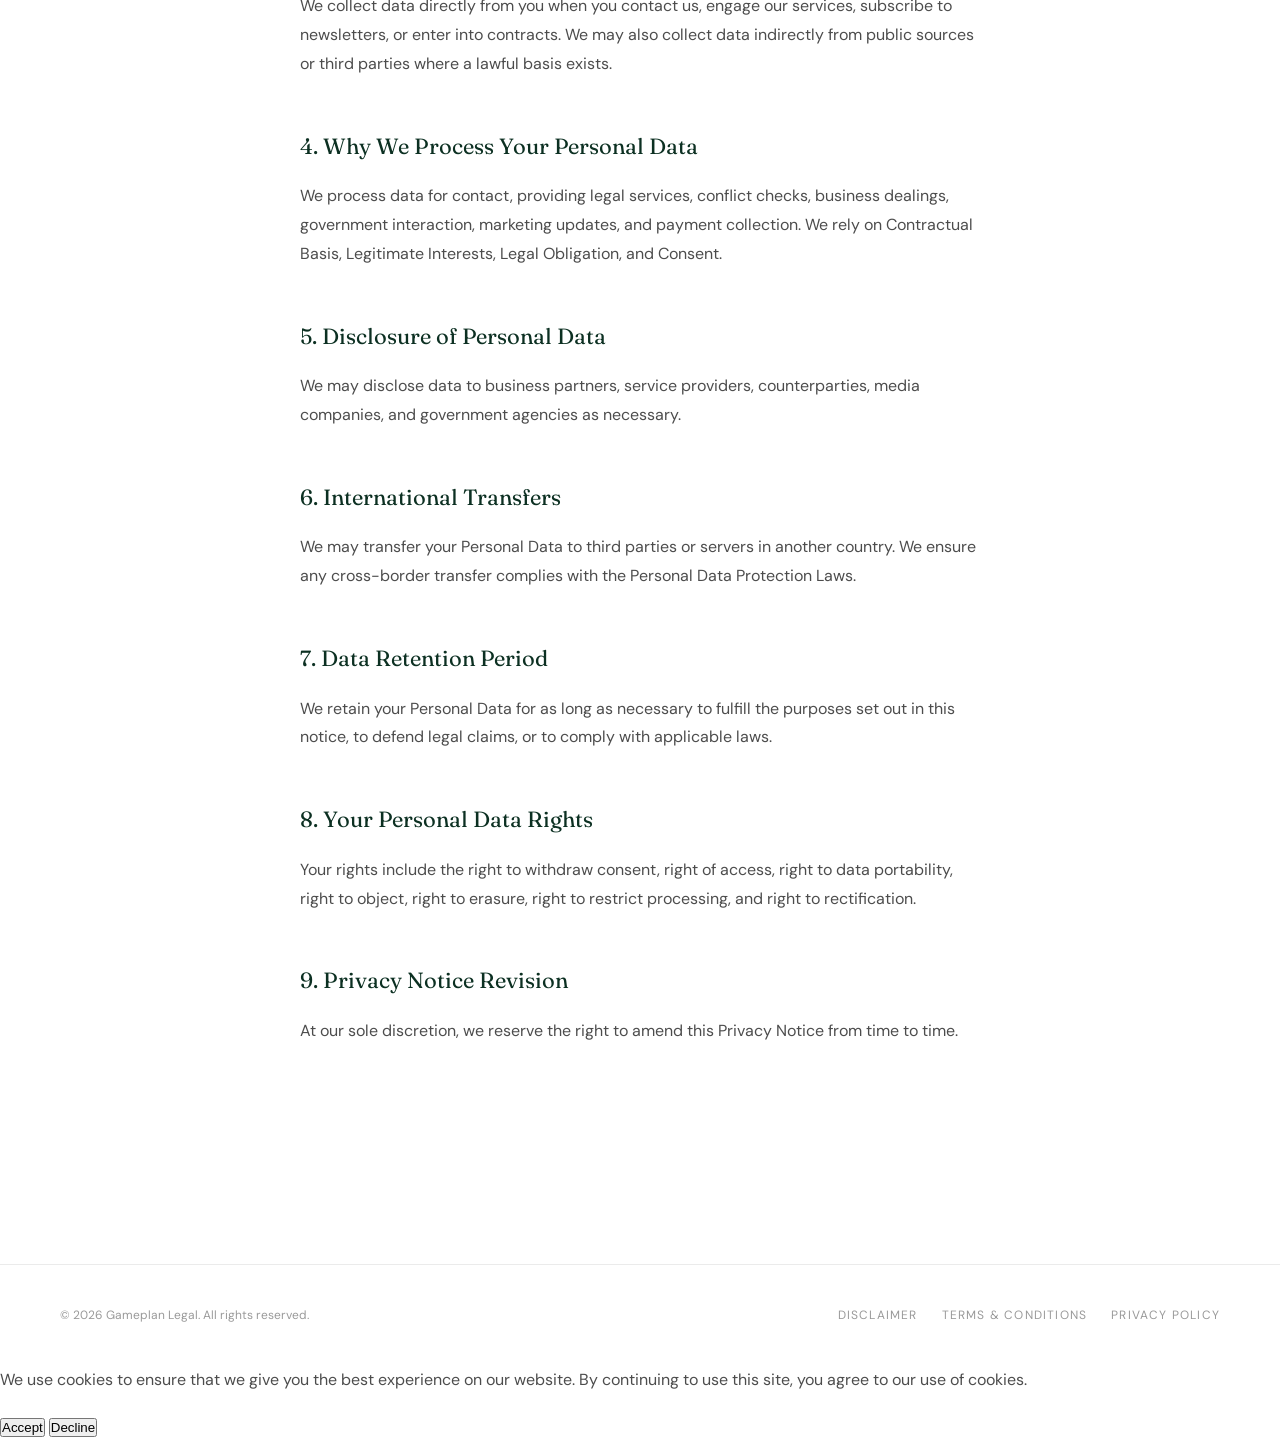
<file: game/privacy-policy.html>
<!DOCTYPE html>
<html lang="en">
<head>
    <meta charset="UTF-8">
    <meta name="viewport" content="width=device-width, initial-scale=1.0">
    <title>Privacy Policy | Gameplan Legal</title>
    <link rel="preconnect" href="https://fonts.googleapis.com">
    <link rel="preconnect" href="https://fonts.gstatic.com" crossorigin>
    <link href="https://fonts.googleapis.com/css2?family=DM+Sans:wght@300;400;500;700&family=Fraunces:ital,opsz,wght@0,9..144,300;0,9..144,400;1,9..144,300&display=swap" rel="stylesheet">
    <style>
        *, *::before, *::after { box-sizing: border-box; margin: 0; padding: 0; }
        body {
            background-color: #FFFFFF;
            color: #1a1a1a;
            font-family: 'DM Sans', sans-serif;
            font-size: 16px;
            line-height: 1.8;
        }
        .legal-header {
            background: #ffffff;
            border-bottom: 1px solid rgba(0,0,0,0.08);
            padding: 24px 60px;
            position: sticky;
            top: 0;
            z-index: 100;
            display: flex;
            align-items: center;
            justify-content: space-between;
        }
        .legal-header .logo {
            font-family: 'Fraunces', serif;
            font-size: 22px;
            font-weight: 400;
            color: #0C3022;
            text-decoration: none;
            letter-spacing: -0.02em;
        }
        .legal-header .logo span { color: #B8975A; }
        .back-link {
            font-size: 12px;
            text-transform: uppercase;
            letter-spacing: 0.12em;
            color: #B8975A;
            text-decoration: none;
            font-weight: 500;
        }
        .back-link:hover { opacity: 0.7; }
        .legal-container {
            max-width: 760px;
            margin: 0 auto;
            padding: 100px 40px 120px;
        }
        .legal-eyebrow {
            font-size: 11px;
            text-transform: uppercase;
            letter-spacing: 0.18em;
            color: #B8975A;
            font-weight: 500;
            margin-bottom: 24px;
        }
        h1 {
            font-family: 'Fraunces', serif;
            font-size: clamp(40px, 5vw, 64px);
            font-weight: 400;
            color: #0C3022;
            line-height: 1.1;
            margin-bottom: 16px;
        }
        .last-updated {
            font-size: 13px;
            color: rgba(0,0,0,0.4);
            margin-bottom: 64px;
            padding-bottom: 40px;
            border-bottom: 1px solid rgba(0,0,0,0.08);
        }
        h2 {
            font-family: 'Fraunces', serif;
            font-size: 22px;
            font-weight: 400;
            color: #0C3022;
            margin-top: 48px;
            margin-bottom: 16px;
        }
        p, li {
            font-size: 16px;
            color: rgba(0,0,0,0.7);
            margin-bottom: 18px;
            line-height: 1.8;
        }
        ul { padding-left: 20px; margin-bottom: 18px; }
        li { margin-bottom: 8px; }
        h3 {
            font-size: 15px;
            font-weight: 600;
            color: #0C3022;
            margin-top: 28px;
            margin-bottom: 12px;
        }
        .legal-footer {
            margin-top: 80px;
            padding: 40px 60px;
            border-top: 1px solid rgba(0,0,0,0.08);
            display: flex;
            justify-content: space-between;
            align-items: center;
            flex-wrap: wrap;
            gap: 16px;
        }
        .legal-footer p {
            font-size: 12px;
            color: rgba(0,0,0,0.4);
            margin: 0;
        }
        .legal-footer-links {
            display: flex;
            gap: 24px;
        }
        .legal-footer-links a {
            font-size: 12px;
            text-transform: uppercase;
            letter-spacing: 0.1em;
            color: rgba(0,0,0,0.4);
            text-decoration: none;
        }
        .legal-footer-links a:hover { color: #B8975A; }
    
        /* Mobile */
        @media (max-width: 768px) {
            .legal-header { padding: 16px 24px; }
            .legal-container { padding: 60px 24px 80px; }
            h1 { font-size: clamp(28px, 8vw, 40px) !important; }
            .legal-footer { padding: 32px 24px; flex-direction: column; align-items: flex-start; }
            .legal-footer-links { flex-wrap: wrap; gap: 16px; }
        }
    </style>
</head>
<body>

    <header class="legal-header">
        <a href="index.html" class="logo">Gameplan<span>.</span></a>
        <a href="insights.html" class="back-link">&larr; Back to Insights</a>
    </header>

    <div class="legal-container">
        <p class="legal-eyebrow">Legal</p>
        <h1>Privacy Policy</h1>
        <p class="last-updated">Last updated: May 2026</p>

        <section>
            <h2>1. Introduction</h2>
            <p>Gameplan Legal ("we," "us," or "our") emphasizes the importance of data protection and privacy. Therefore, we have prepared this Privacy Notice (the "Privacy Notice") to be in line with the Personal Data Protection Act, B.E. 2562 (2019) and its regulations (the "Personal Data Protection Laws") to inform you of how we collect, use, disclosure, or otherwise process (collectively, the "process") your Personal Data and explain your rights in connection with such Personal Data as well as your options to protect such Personal Data.</p>
            <p>In this Privacy Notice, "Personal Data" means any information relating to an identified or identifiable living individual who can be identified from that data or from that data and other data.</p>
            <p>This Privacy Notice applies to data subjects involved with us, including those who visit our website at www.gameplanlegal.com, contact us through any channels, engage our legal and related services, or provide goods or services to us.</p>
            <p><strong>Contact Details:</strong><br>Email: hello@gameplanlegal.com</p>
        </section>

        <section>
            <h2>2. What Personal Data We Collect</h2>
            <p>Personal Data that we may collect from you may vary according to the extent of the services you use or your other interactions with us. These include:</p>
            <h3>General Personal Data</h3>
            <ul>
                <li>Basic data: full name, nickname, signature, title, position, photograph, date of birth, age, etc.</li>
                <li>Contact details: postal address, telephone number, email, social media accounts.</li>
                <li>Financial data: billing address, bank account, payment information.</li>
                <li>Marketing data: communication preferences or marketing opt-ins.</li>
                <li>Usage data: IP address, log files, networking facilities usage.</li>
            </ul>
            <h3>Sensitive Data</h3>
            <p>In some circumstances, we may collect religious beliefs (from ID cards) or health data.</p>
        </section>

        <section>
            <h2>3. How We Collect Your Personal Data</h2>
            <p>We collect data directly from you when you contact us, engage our services, subscribe to newsletters, or enter into contracts. We may also collect data indirectly from public sources or third parties where a lawful basis exists.</p>
        </section>

        <section>
            <h2>4. Why We Process Your Personal Data</h2>
            <p>We process data for contact, providing legal services, conflict checks, business dealings, government interaction, marketing updates, and payment collection. We rely on Contractual Basis, Legitimate Interests, Legal Obligation, and Consent.</p>
        </section>

        <section>
            <h2>5. Disclosure of Personal Data</h2>
            <p>We may disclose data to business partners, service providers, counterparties, media companies, and government agencies as necessary.</p>
        </section>

        <section>
            <h2>6. International Transfers</h2>
            <p>We may transfer your Personal Data to third parties or servers in another country. We ensure any cross-border transfer complies with the Personal Data Protection Laws.</p>
        </section>

        <section>
            <h2>7. Data Retention Period</h2>
            <p>We retain your Personal Data for as long as necessary to fulfill the purposes set out in this notice, to defend legal claims, or to comply with applicable laws.</p>
        </section>

        <section>
            <h2>8. Your Personal Data Rights</h2>
            <p>Your rights include the right to withdraw consent, right of access, right to data portability, right to object, right to erasure, right to restrict processing, and right to rectification.</p>
        </section>

        <section>
            <h2>9. Privacy Notice Revision</h2>
            <p>At our sole discretion, we reserve the right to amend this Privacy Notice from time to time.</p>
        </section>
    </div>

    <footer class="legal-footer">
        <p>&copy; 2026 Gameplan Legal. All rights reserved.</p>
        <div class="legal-footer-links">
            <a href="disclaimer.html">Disclaimer</a>
            <a href="terms-and-conditions.html">Terms &amp; Conditions</a>
            <a href="privacy-policy.html">Privacy Policy</a>
        </div>
    </footer>


    <!-- Cookie Consent Bar -->
    <div id="cookieConsent" class="cookie-consent">
        <p>We use cookies to ensure that we give you the best experience on our website. By continuing to use this site, you agree to our use of cookies.</p>
        <div class="cookie-actions">
            <button id="acceptCookies" class="cookie-btn-accept">Accept</button>
            <button id="declineCookies" class="cookie-btn-decline">Decline</button>
        </div>
    </div>

    <script>
        // Cookie Consent Logic
        document.addEventListener('DOMContentLoaded', function() {
            const consentBar = document.getElementById('cookieConsent');
            const acceptBtn = document.getElementById('acceptCookies');
            
            if (!localStorage.getItem('cookiesAccepted')) {
                setTimeout(() => {
                    consentBar.classList.add('active');
                }, 2000);
            }

            acceptBtn.addEventListener('click', function() {
                localStorage.setItem('cookiesAccepted', 'true');
                consentBar.classList.remove('active');
            });

            document.getElementById('declineCookies').addEventListener('click', function() {
                consentBar.classList.remove('active');
            });
        });
    </script>
</body>
</html>
</file>
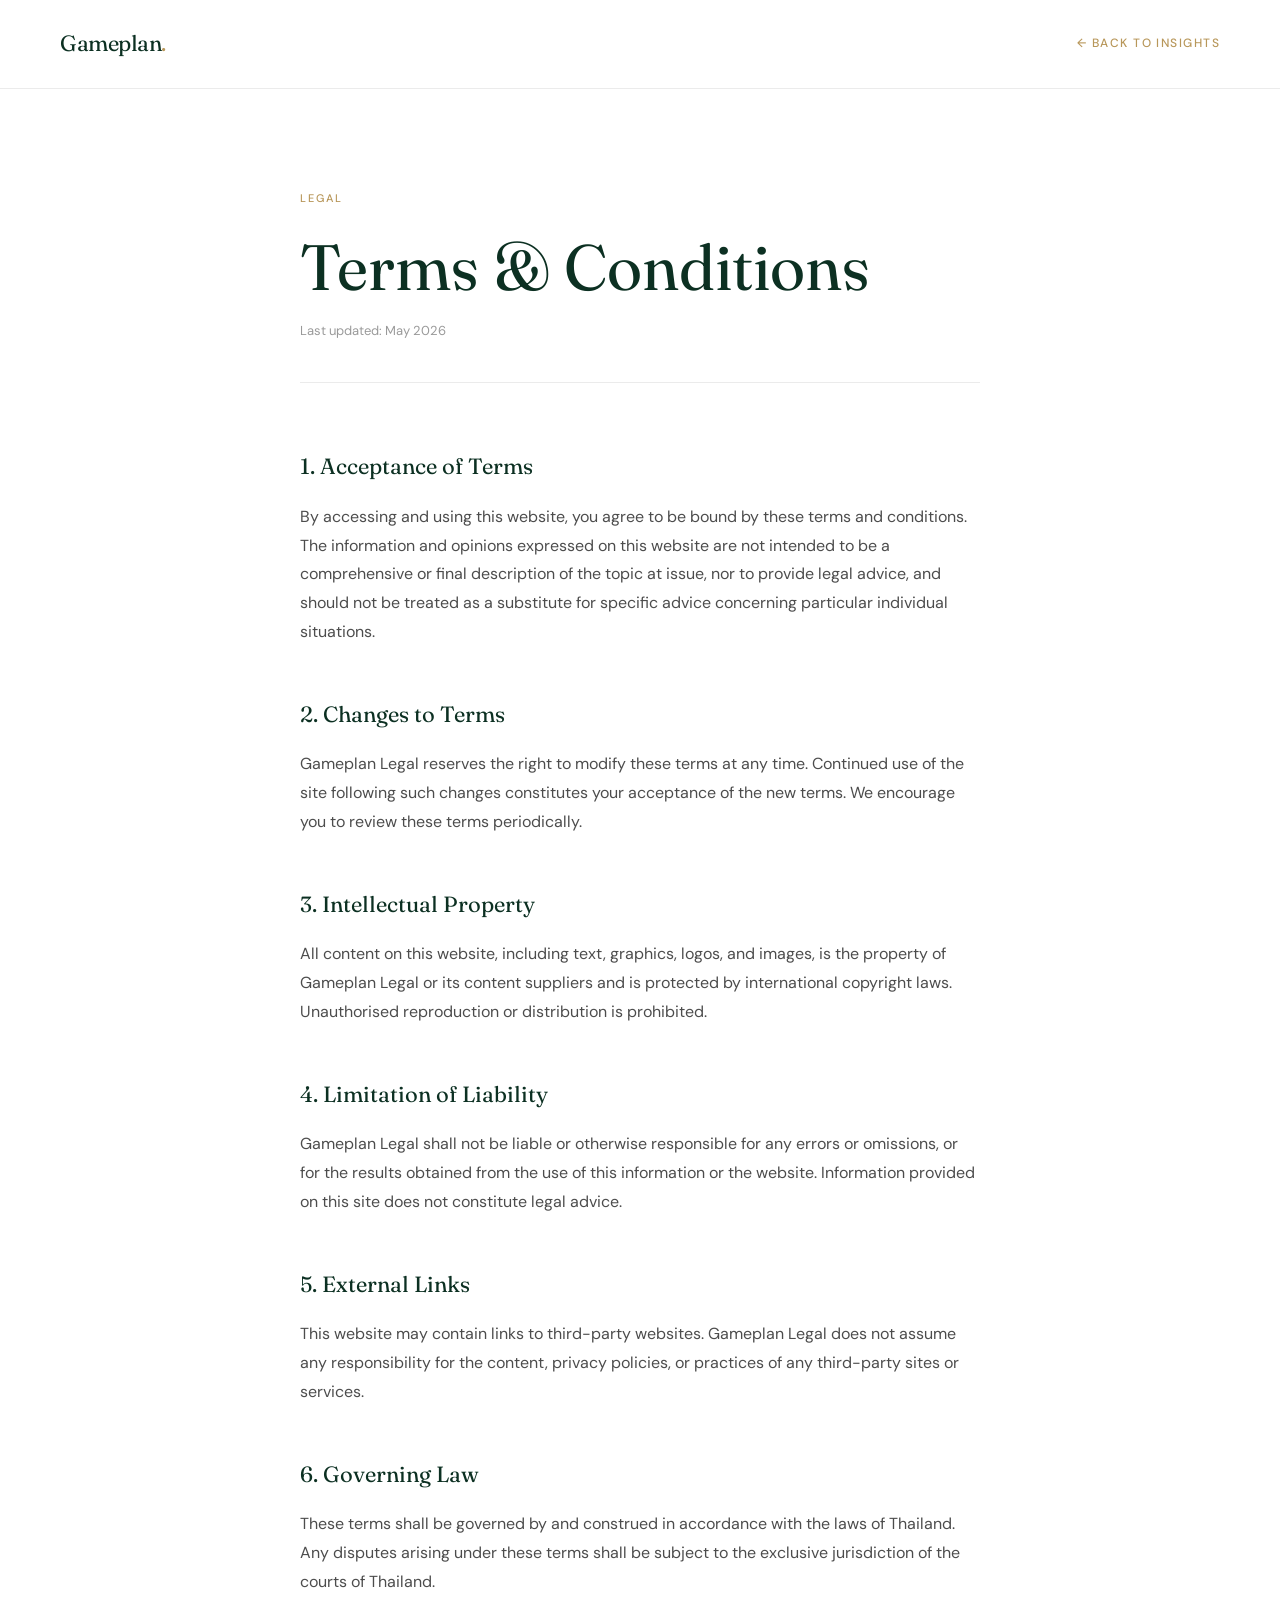
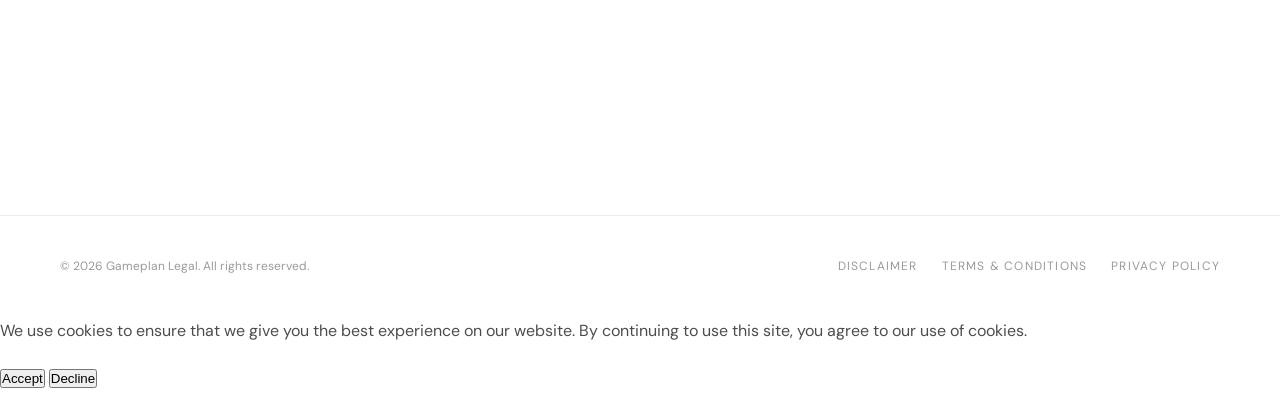
<file: game/terms-and-conditions.html>
<!DOCTYPE html>
<html lang="en">
<head>
    <meta charset="UTF-8">
    <meta name="viewport" content="width=device-width, initial-scale=1.0">
    <title>Terms &amp; Conditions | Gameplan Legal</title>
    <link rel="preconnect" href="https://fonts.googleapis.com">
    <link rel="preconnect" href="https://fonts.gstatic.com" crossorigin>
    <link href="https://fonts.googleapis.com/css2?family=DM+Sans:wght@300;400;500;700&family=Fraunces:ital,opsz,wght@0,9..144,300;0,9..144,400;1,9..144,300&display=swap" rel="stylesheet">
    <style>
        *, *::before, *::after { box-sizing: border-box; margin: 0; padding: 0; }
        body {
            background-color: #FFFFFF;
            color: #1a1a1a;
            font-family: 'DM Sans', sans-serif;
            font-size: 16px;
            line-height: 1.8;
        }
        .legal-header {
            background: #ffffff;
            border-bottom: 1px solid rgba(0,0,0,0.08);
            padding: 24px 60px;
            position: sticky;
            top: 0;
            z-index: 100;
            display: flex;
            align-items: center;
            justify-content: space-between;
        }
        .legal-header .logo {
            font-family: 'Fraunces', serif;
            font-size: 22px;
            font-weight: 400;
            color: #0C3022;
            text-decoration: none;
            letter-spacing: -0.02em;
        }
        .legal-header .logo span { color: #B8975A; }
        .back-link {
            font-size: 12px;
            text-transform: uppercase;
            letter-spacing: 0.12em;
            color: #B8975A;
            text-decoration: none;
            font-weight: 500;
        }
        .back-link:hover { opacity: 0.7; }
        .legal-container {
            max-width: 760px;
            margin: 0 auto;
            padding: 100px 40px 120px;
        }
        .legal-eyebrow {
            font-size: 11px;
            text-transform: uppercase;
            letter-spacing: 0.18em;
            color: #B8975A;
            font-weight: 500;
            margin-bottom: 24px;
        }
        h1 {
            font-family: 'Fraunces', serif;
            font-size: clamp(40px, 5vw, 64px);
            font-weight: 400;
            color: #0C3022;
            line-height: 1.1;
            margin-bottom: 16px;
        }
        .last-updated {
            font-size: 13px;
            color: rgba(0,0,0,0.4);
            margin-bottom: 64px;
            padding-bottom: 40px;
            border-bottom: 1px solid rgba(0,0,0,0.08);
        }
        h2 {
            font-family: 'Fraunces', serif;
            font-size: 22px;
            font-weight: 400;
            color: #0C3022;
            margin-top: 48px;
            margin-bottom: 16px;
        }
        p, li {
            font-size: 16px;
            color: rgba(0,0,0,0.7);
            margin-bottom: 18px;
            line-height: 1.8;
        }
        ul { padding-left: 20px; margin-bottom: 18px; }
        li { margin-bottom: 8px; }
        .legal-footer {
            margin-top: 80px;
            padding: 40px 60px;
            border-top: 1px solid rgba(0,0,0,0.08);
            display: flex;
            justify-content: space-between;
            align-items: center;
            flex-wrap: wrap;
            gap: 16px;
        }
        .legal-footer p {
            font-size: 12px;
            color: rgba(0,0,0,0.4);
            margin: 0;
        }
        .legal-footer-links {
            display: flex;
            gap: 24px;
        }
        .legal-footer-links a {
            font-size: 12px;
            text-transform: uppercase;
            letter-spacing: 0.1em;
            color: rgba(0,0,0,0.4);
            text-decoration: none;
        }
        .legal-footer-links a:hover { color: #B8975A; }
    
        /* Mobile */
        @media (max-width: 768px) {
            .legal-header { padding: 16px 24px; }
            .legal-container { padding: 60px 24px 80px; }
            h1 { font-size: clamp(28px, 8vw, 40px) !important; }
            .legal-footer { padding: 32px 24px; flex-direction: column; align-items: flex-start; }
            .legal-footer-links { flex-wrap: wrap; gap: 16px; }
        }
    </style>
</head>
<body>

    <header class="legal-header">
        <a href="index.html" class="logo">Gameplan<span>.</span></a>
        <a href="insights.html" class="back-link">&larr; Back to Insights</a>
    </header>

    <div class="legal-container">
        <p class="legal-eyebrow">Legal</p>
        <h1>Terms &amp; Conditions</h1>
        <p class="last-updated">Last updated: May 2026</p>

        <section>
            <h2>1. Acceptance of Terms</h2>
            <p>By accessing and using this website, you agree to be bound by these terms and conditions. The information and opinions expressed on this website are not intended to be a comprehensive or final description of the topic at issue, nor to provide legal advice, and should not be treated as a substitute for specific advice concerning particular individual situations.</p>
        </section>

        <section>
            <h2>2. Changes to Terms</h2>
            <p>Gameplan Legal reserves the right to modify these terms at any time. Continued use of the site following such changes constitutes your acceptance of the new terms. We encourage you to review these terms periodically.</p>
        </section>

        <section>
            <h2>3. Intellectual Property</h2>
            <p>All content on this website, including text, graphics, logos, and images, is the property of Gameplan Legal or its content suppliers and is protected by international copyright laws. Unauthorised reproduction or distribution is prohibited.</p>
        </section>

        <section>
            <h2>4. Limitation of Liability</h2>
            <p>Gameplan Legal shall not be liable or otherwise responsible for any errors or omissions, or for the results obtained from the use of this information or the website. Information provided on this site does not constitute legal advice.</p>
        </section>

        <section>
            <h2>5. External Links</h2>
            <p>This website may contain links to third-party websites. Gameplan Legal does not assume any responsibility for the content, privacy policies, or practices of any third-party sites or services.</p>
        </section>

        <section>
            <h2>6. Governing Law</h2>
            <p>These terms shall be governed by and construed in accordance with the laws of Thailand. Any disputes arising under these terms shall be subject to the exclusive jurisdiction of the courts of Thailand.</p>
        </section>
    </div>

    <footer class="legal-footer">
        <p>&copy; 2026 Gameplan Legal. All rights reserved.</p>
        <div class="legal-footer-links">
            <a href="disclaimer.html">Disclaimer</a>
            <a href="terms-and-conditions.html">Terms &amp; Conditions</a>
            <a href="privacy-policy.html">Privacy Policy</a>
        </div>
    </footer>


    <!-- Cookie Consent Bar -->
    <div id="cookieConsent" class="cookie-consent">
        <p>We use cookies to ensure that we give you the best experience on our website. By continuing to use this site, you agree to our use of cookies.</p>
        <div class="cookie-actions">
            <button id="acceptCookies" class="cookie-btn-accept">Accept</button>
            <button id="declineCookies" class="cookie-btn-decline">Decline</button>
        </div>
    </div>

    <script>
        // Cookie Consent Logic
        document.addEventListener('DOMContentLoaded', function() {
            const consentBar = document.getElementById('cookieConsent');
            const acceptBtn = document.getElementById('acceptCookies');
            
            if (!localStorage.getItem('cookiesAccepted')) {
                setTimeout(() => {
                    consentBar.classList.add('active');
                }, 2000);
            }

            acceptBtn.addEventListener('click', function() {
                localStorage.setItem('cookiesAccepted', 'true');
                consentBar.classList.remove('active');
            });

            document.getElementById('declineCookies').addEventListener('click', function() {
                consentBar.classList.remove('active');
            });
        });
    </script>
</body>
</html>
</file>
<file: game/assets/css/main.css>
/* Force Clean Fonts - RENAMED TO BYPASS LOCAL OVERRIDES */
@font-face {
    font-family: 'FrauncesCustom';
    src: url('https://fonts.gstatic.com/s/fraunces/v31/6NuE976Y7v7nd-Gmswf7_Wv7m-Em.woff2') format('woff2');
}

/* Fix Wonky @ Symbol */
a[href^="mailto:"], .at-fix {
    font-family: 'Inter Tight', sans-serif !important;
    font-variation-settings: normal !important;
    font-feature-settings: normal !important;
}

:root {
  /* Core Colors from Lovable App */
  --color-bg-dark: #050A09; /* Deepest Midnight */
  --color-bg-light: #FAF9F6; /* Champagne Ivory */
  --color-gold: #065F46; /* Signature Emerald Accent */
  --color-text-light: #FAF9F6; /* Ivory Text */
  --color-text-dark: #050A09; /* Deep Text */
  --color-muted: rgba(250, 249, 246, 0.6);
  
  /* Fonts */
  --font-heading: 'Cormorant Garamond', ui-serif, Georgia, serif;
  --font-body: 'Inter Tight', ui-sans-serif, system-ui, sans-serif;
  --font-serif: 'Cormorant Garamond', ui-serif, Georgia, serif;
  
  /* Spacing */
  --container-width: 1280px;
  --base-size: 16px;
  --fluid-container: clamp(320px, 92vw, 1400px);
  
  /* Section Spacing System */
  --section-py: clamp(80px, 10vw, 120px);
  --section-pt-lg: clamp(100px, 12vw, 160px);
  --section-py-sm: clamp(40px, 6vw, 80px);
}

/* Reset & Base */
*, *::before, *::after {
  box-sizing: border-box;
  margin: 0;
  padding: 0;
}

html {
  font-size: var(--base-size);
  scroll-behavior: smooth;
}

body {
  font-family: var(--font-body);
  font-weight: 300;
  color: var(--color-text-dark);
  background-color: var(--color-bg-dark);
  line-height: 1.6;
  font-feature-settings: "ss01" 0, "cv11" 0;
  font-variation-settings: "opsz" 72, "SOFT" 0;
  -webkit-font-smoothing: antialiased;
  text-rendering: optimizelegibility;
  overflow-x: hidden;
}

img, video {
  max-width: 100%;
  display: block;
}

a {
  text-decoration: none;
  color: inherit;
  transition: all 0.3s ease;
}

ul {
  list-style: none;
}

/* Typography Utilities */
h1, h2, h3, h4, h5, h6, .heading {
  font-family: var(--font-heading) !important;
  font-feature-settings: normal !important;
  font-variation-settings: normal !important;
  font-optical-sizing: auto !important;
}

p, .body-text {
  font-weight: 300;
  line-height: 1.8;
  opacity: 0.9;
}

.hero-headline {
  font-family: var(--font-heading) !important;
}


.about-section .about-content-col h2,
.team-section .team-content-col h2,
.careers-section .careers-content-col h2 {
  font-weight: 600 !important;
  font-size: clamp(36px, 4vw, 56px);
  line-height: 1.1;
  letter-spacing: -0.02em;
  color: var(--color-text-dark);
  margin-bottom: 24px;
}

.team-section .team-content-col h2 span,
.careers-section .careers-content-col h2 span {
  font-family: 'Playfair Display', serif !important;
  font-style: italic !important;
  font-weight: 500 !important;
  letter-spacing: 0 !important;
  color: #065F46 !important;
}

.text-italic-accent {
  font-family: 'Playfair Display', serif !important;
  font-style: italic !important;
  font-weight: 500 !important;
  letter-spacing: 0 !important;
  color: #065F46 !important;
}

.text-italic-careers {
  font-family: 'Playfair Display', serif !important;
  font-style: italic !important;
  font-weight: 500 !important;
  letter-spacing: 0 !important;
  color: #065F46 !important;
}


#careers .careers-body {
  max-width: 36rem !important;
  margin-top: 1.5rem !important;
  margin-bottom: 0 !important;
}

#careers .careers-body p {
  font-family: 'Inter Tight', ui-sans-serif, system-ui, sans-serif !important;
  font-size: 1rem !important;
  font-weight: 400 !important;
  line-height: 1.625 !important;
  color: oklch(18% 0.03 240 / 0.7) !important;
  margin: 0 !important;
}

#careers .careers-content-col > a {
  font-family: 'Inter Tight', ui-sans-serif, system-ui, sans-serif !important;
  margin-top: 2rem !important;
  font-size: 0.875rem !important;
  font-weight: 500 !important;
  line-height: 20px !important;
  letter-spacing: 0.18em !important;
  text-transform: uppercase !important;
  color: oklch(18% 0.03 240) !important;
  gap: 12px !important;
}

#careers .careers-content-col > a span {
  font-size: inherit !important;
}

#profile > .container > div:first-child > span:first-child {
  font-family: 'Inter Tight', ui-sans-serif, system-ui, sans-serif !important;
  font-size: 0.7rem !important;
  font-weight: 500 !important;
  line-height: 1.5 !important;
  letter-spacing: 0.22em !important;
  text-transform: uppercase !important;
  color: rgba(255, 255, 255, 0.55) !important;
}



#profile .expertise-list-item h3 {
  font-size: clamp(24px, 2.5vw, 30px) !important;
  font-weight: 400 !important;
  font-style: normal !important;
  line-height: 1.1 !important;
  letter-spacing: -0.02em !important;
  text-transform: none !important;
  color: oklch(97% 0.008 90) !important;
}

#profile .expertise-list-item > span:last-child,
.item-category {
  font-family: 'Inter Tight', sans-serif !important;
  font-size: 12px !important;
  font-weight: 500 !important;
  letter-spacing: 0.18em !important;
  text-transform: uppercase !important;
}

#profile .expertise-list-item > span:last-child {
  color: oklch(97% 0.008 90 / 0.5) !important;
}

.body-italic {
  font-family: 'Playfair Display', serif !important;
  font-style: italic !important;
  font-weight: 500 !important;
  font-size: clamp(24px, 2.2vw, 32px) !important;
  letter-spacing: -0.01em !important;
}

@media (min-width: 769px) {
  #profile h2 {
    font-size: 3.75rem !important;
    line-height: 1.05 !important;
  }

}

em, i, .italic {
  font-style: italic;
  font-weight: 400;
}

strong, b, .bold {
  font-weight: 600;
}

.text-gold { color: var(--color-gold); }
.text-muted { color: var(--color-muted); }

/* Layout Utilities */
.container {
  width: var(--fluid-container);
  margin: 0 auto;
  position: relative;
}

.section-dark {
  background-color: var(--color-bg-dark);
  color: var(--color-text-dark);
}

.section-light {
  background-color: var(--color-bg-light);
  color: var(--color-text-dark);
}

.grid {
  display: grid;
  gap: var(--section-py-sm);
}

.flex {
  display: flex;
}

/* Section Spacing Utilities */
.section-py { padding-top: var(--section-py); padding-bottom: var(--section-py); }
.section-pt { padding-top: var(--section-py); }
.section-pb { padding-bottom: var(--section-py); }

.section-py-sm { padding-top: var(--section-py-sm); padding-bottom: var(--section-py-sm); }
.section-pt-sm { padding-top: var(--section-py-sm); }
.section-pb-sm { padding-bottom: var(--section-py-sm); }

/* Section Label Utility */
.section-label {
  font-family: var(--font-body);
  font-size: 11px;
  font-weight: 500;
  text-transform: uppercase;
  letter-spacing: 0.15em;
  display: block;
  margin-top: 10px;
}

.section-label-light { color: rgba(0, 0, 0, 0.4); }
.section-label-dark  { color: rgba(255, 255, 255, 0.4); }

/* Standardized Section Grid: Label (1fr) + Content (2fr) */
.section-grid {
  display: grid;
  grid-template-columns: 1fr 2fr;
  gap: clamp(24px, 4vw, 40px);
}

/* Button Styles */
.btn-outline {
  display: inline-flex;
  align-items: center;
  justify-content: center;
  gap: 12px;
  border: 1px solid var(--color-gold);
  color: var(--color-gold);
  padding: 14px 32px;
  font-family: var(--font-body);
  font-size: 13px;
  font-weight: 500;
  text-transform: uppercase;
  letter-spacing: 0.12em;
  border-radius: 50px;
  background: transparent;
  cursor: pointer;
  transition: all 0.4s cubic-bezier(0.25, 1, 0.5, 1);
  line-height: 1;
}

.btn-outline:hover {
  background: var(--color-gold);
  color: var(--color-text-light);
}

.btn-filled {
  display: inline-flex;
  align-items: center;
  justify-content: center;
  gap: 12px;
  border: 1px solid var(--color-gold);
  background-color: var(--color-gold);
  color: var(--color-bg-dark);
  padding: 14px 32px;
  font-family: var(--font-body);
  font-size: 13px;
  font-weight: 500;
  text-transform: uppercase;
  letter-spacing: 0.12em;
  border-radius: 50px;
  cursor: pointer;
  transition: all 0.4s cubic-bezier(0.25, 1, 0.5, 1);
  line-height: 1;
}

.btn-filled:hover {
  background: transparent;
  color: var(--color-gold);
}

/* Header & Navigation */
.site-header {
  position: fixed;
  top: 0;
  left: 0;
  width: 100%;
  padding: 24px 0;
  z-index: 1000;
  transition: all 0.4s ease;
  background: transparent;
}

.site-header.scrolled {
  padding: 16px 0;
  background: rgba(5, 10, 9, 0.9);
  backdrop-filter: blur(15px);
  border-bottom: 1px solid rgba(6, 95, 70, 0.2);
}

.site-header.scrolled .main-nav a {
  color: var(--color-text-light);
}

.site-header.scrolled .main-nav a:not(.btn-pill)::after {
  background-color: var(--color-gold);
}

.nav-container {
  display: grid;
  grid-template-columns: 1fr auto 1fr;
  align-items: center;
}

.site-logo {
  justify-self: start;
}

.main-nav {
  justify-self: center;
}

.header-cta {
  justify-self: end;
}

.site-logo img {
  width: 120px;
  height: auto;
  max-height: 45px;
  object-fit: contain;
  filter: brightness(0) invert(1);
  opacity: 0.9;
  transition: opacity 0.3s ease;
}

.main-nav ul {
  display: flex;
  gap: 32px;
  align-items: center;
}

.hero-content {
  color: var(--color-text-light);
}

.hero-mobile-enquire {
  display: none;
}

.hero-headline {
  color: var(--color-text-light);
  margin-bottom: 24px;
}

.main-nav a {
  font-family: var(--font-body);
  font-size: 14px;
  font-weight: 500;
  text-transform: none;
  letter-spacing: 0.02em;
  color: #FAF9F6 !important; /* Ensure navigation is always visible on dark header */
  padding: 8px 4px;
  opacity: 0.7;
  transition: all 0.3s ease;
  position: relative;
}

.main-nav a:not(.btn-pill)::after {
  content: '';
  position: absolute;
  bottom: 0;
  left: 0;
  width: 0%;
  height: 1px;
  background-color: var(--color-gold);
  transition: width 0.3s ease;
}

.main-nav a:not(.btn-pill):hover::after {
  width: 100%;
}

.main-nav a:hover {
  opacity: 1;
}

.btn-pill {
  display: inline-flex;
  align-items: center;
  justify-content: center;
  gap: 10px;
  border: 1px solid rgba(250, 249, 246, 0.3);
  color: #FAF9F6;
  padding: 10px 28px;
  font-family: var(--font-body);
  font-size: 13px;
  font-weight: 500;
  border-radius: 100px;
  background: rgba(250, 249, 246, 0.05);
  backdrop-filter: blur(10px);
  cursor: pointer;
  transition: all 0.4s ease;
}

.btn-pill:hover {
  background: #FAF9F6;
  color: #050A09;
  border-color: #FAF9F6;
}



.mobile-menu-toggle {
  display: none;
  flex-direction: column;
  gap: 6px;
  background: none;
  border: none;
  cursor: pointer;
  padding: 10px;
  pointer-events: auto;
  touch-action: manipulation;
  -webkit-tap-highlight-color: transparent;
}

.mobile-menu-toggle span {
  display: block;
  width: 24px;
  height: 2px;
  background-color: var(--color-gold);
  transition: all 0.3s ease;
}

/* Dividers */
.divider-gold {
  width: 100%;
  height: 1px;
  background-color: var(--color-gold);
  border: none;
}

/* Animations Base (for GSAP) */
.gsap-fade-up {
  opacity: 0;
  transform: translateY(30px);
}

/* Responsive Overrides */
@media (max-width: 1024px) {
  .site-header .container {
    width: 100% !important;
    max-width: 100% !important;
  }

  .nav-container {
    display: flex;
    justify-content: space-between;
    padding: 0 16px !important;
  }
  .main-nav, .header-cta {
    display: none;
  }
  .mobile-menu-toggle {
    display: flex;
    z-index: 1001;
    position: relative;
  }

  .mobile-menu-toggle.is-active span:nth-child(1) {
    transform: translateY(8px) rotate(45deg) !important;
  }

  .mobile-menu-toggle.is-active span:nth-child(2) {
    opacity: 0 !important;
    transform: scaleX(0) !important;
  }

  .mobile-menu-toggle.is-active span:nth-child(3) {
    transform: translateY(-8px) rotate(-45deg) !important;
  }

  body.mobile-menu-open {
    overflow: hidden;
  }
  
  .main-nav.is-open {
    display: flex !important;
    position: fixed;
    top: 0;
    left: 0;
    width: 100%;
    height: 100dvh;
    min-height: 100svh;
    background-color: rgba(5, 10, 9, 0.985);
    backdrop-filter: blur(25px);
    flex-direction: column;
    justify-content: center;
    align-items: center;
    z-index: 999;
    overflow-y: auto;
    overscroll-behavior: contain;
    pointer-events: auto;
  }

  .main-nav.is-open ul {
    flex-direction: column;
    gap: clamp(14px, 2.4svh, 24px);
    text-align: center;
    width: 100%;
  }

  .main-nav.is-open a {
    font-family: var(--font-serif);
    font-size: clamp(28px, 4.8vw, 38px);
    font-weight: 300;
    line-height: 1.08;
    color: #FAF9F6 !important;
    opacity: 1;
  }

  .main-nav.is-open + .header-cta {
    display: none !important;
  }

  .hero-mobile-enquire {
    display: inline-flex;
    align-items: center;
    justify-content: center;
    margin-top: 38px;
    min-width: 132px;
    min-height: 42px;
    padding: 12px 26px;
    border: 1px solid rgba(250, 249, 246, 0.24);
    border-radius: 999px;
    background: rgba(250, 249, 246, 0.07);
    color: rgba(250, 249, 246, 0.82);
    font-family: var(--font-body);
    font-size: 11px;
    font-weight: 600;
    line-height: 1;
    letter-spacing: 0.11em;
    text-transform: uppercase;
    text-decoration: none;
    box-shadow: 0 14px 36px rgba(0, 0, 0, 0.22), inset 0 1px 0 rgba(255,255,255,0.1);
    backdrop-filter: blur(14px);
    -webkit-backdrop-filter: blur(14px);
  }
}

/* Team Detail Page */
.team-detail-container {
  display: grid;
  grid-template-columns: 320px 1fr;
  gap: 80px;
  padding: 120px 0 100px;
  align-items: start;
}

.team-detail-sidebar {
  position: sticky;
  top: 120px;
  height: fit-content;
}

.team-label {
  font-family: var(--font-body);
  font-size: 11px;
  font-weight: 500;
  text-transform: uppercase;
  letter-spacing: 0.15em;
  color: rgba(255, 255, 255, 0.4); /* Light gray for dark background visibility */
  margin-bottom: 12px;
  display: block;
}

.team-detail-item {
  margin-bottom: 40px;
  padding-bottom: 24px;
  border-bottom: 1px solid rgba(184, 151, 90, 0.2);
}

.team-detail-item:last-child {
  border-bottom: none;
}

.team-detail-content h1 {
  font-size: clamp(48px, 6vw, 72px);
  margin-bottom: 24px;
}

.team-detail-content .bio {
  font-size: 18px;
  line-height: 1.8;
  color: var(--color-text-dark);
  margin-bottom: 60px;
  max-width: 800px;
}

@media (min-width: 992px) {
  .team-detail-container {
    grid-template-columns: minmax(260px, 320px) minmax(0, 700px);
    gap: clamp(56px, 6vw, 96px);
    max-width: 1120px;
    margin: 0 auto;
    justify-content: center;
  }

  .team-detail-sidebar {
    width: 100%;
  }

  .team-photo,
  .profile-image-wrapper {
    width: 100%;
    aspect-ratio: 4 / 5;
    overflow: hidden;
    margin-bottom: 36px;
    background-color: rgba(250, 249, 246, 0.08);
  }

  .team-photo img,
  .profile-image-wrapper img {
    display: block;
    width: 100%;
    height: 100%;
    object-fit: cover;
    margin: 0;
  }

  .team-detail-content {
    max-width: 700px;
    padding-top: 2px;
  }

  .team-detail-content .team-label {
    margin-bottom: 18px;
  }

  .team-detail-content h1 {
    margin: 0 0 30px;
    line-height: 0.98;
    letter-spacing: -0.03em;
  }

  .team-detail-content .bio {
    max-width: 660px;
    margin-bottom: 56px;
    line-height: 1.72;
  }

  .team-detail-content .bio p {
    margin-top: 0;
    margin-bottom: 20px;
  }

  .team-detail-content .bio p:last-child {
    margin-bottom: 0;
  }

  .team-detail-sidebar .team-detail-item {
    margin-bottom: 32px;
    padding-bottom: 28px;
  }

  .team-detail-sidebar .team-detail-item p {
    margin-top: 0;
    line-height: 1.6;
  }

  .team-detail-content .team-detail-item {
    max-width: 660px;
    margin-bottom: 0;
  }

  .team-detail-content .team-detail-item ul {
    margin: 0;
    line-height: 1.65;
  }
}

/* Insights Section */
.insights-grid {
  display: grid;
  grid-template-columns: repeat(12, 1fr);
  gap: 30px;
  margin-top: 60px;
}

.insight-card {
  grid-column: span 4;
  background: rgba(255, 255, 255, 0.03);
  border: 1px solid rgba(184, 151, 90, 0.1);
  padding: 40px;
  transition: all 0.4s ease;
  display: flex;
  flex-direction: column;
  justify-content: space-between;
  min-height: 400px;
}

.insight-card:hover {
  background: rgba(255, 255, 255, 0.05);
  border-color: var(--color-gold);
  transform: translateY(-5px);
}

.insight-card.large {
  grid-column: span 8;
  padding: 60px;
}

.insight-date {
  font-family: var(--font-heading);
  font-size: 11px;
  text-transform: uppercase;
  letter-spacing: 0.1em;
  color: var(--color-gold);
  margin-bottom: 20px;
  display: block;
}

.insight-card h3 {
  font-family: var(--font-serif);
  font-size: clamp(24px, 3vw, 32px);
  font-weight: 300;
  line-height: 1.3;
  margin-bottom: 20px;
  color: #FFF;
}

.insight-excerpt {
  font-size: 15px;
  opacity: 0.7;
  margin-bottom: 30px;
}

/* Cookie Consent */
.cookie-consent {
  position: fixed;
  bottom: 30px;
  right: 30px;
  width: 380px;
  background: #050A09;
  border: 1px solid rgba(6, 95, 70, 0.3);
  padding: 28px;
  border-radius: 20px;
  z-index: 1000;
  box-shadow: 0 16px 48px rgba(0,0,0,0.6), 0 0 0 1px rgba(6, 95, 70, 0.1);
  transform: translateY(150%);
  transition: transform 0.6s cubic-bezier(0.23, 1, 0.32, 1);
  backdrop-filter: blur(20px);
}

.cookie-consent.active {
  transform: translateY(0);
}

.cookie-consent p {
  font-family: var(--font-body);
  font-size: 13px;
  margin-bottom: 24px;
  line-height: 1.7;
  color: rgba(250, 249, 246, 0.75);
}

.cookie-actions {
  display: flex;
  gap: 12px;
}

.cookie-actions .cookie-btn-accept {
  flex: 1;
  padding: 10px 20px;
  font-family: var(--font-body);
  font-size: 11px;
  font-weight: 600;
  text-transform: uppercase;
  letter-spacing: 0.12em;
  border: 1px solid var(--color-gold);
  background: var(--color-gold);
  color: #fff;
  border-radius: 50px;
  cursor: pointer;
  transition: all 0.3s ease;
}

.cookie-actions .cookie-btn-accept:hover {
  background: transparent;
  color: var(--color-gold);
}

.cookie-actions .cookie-btn-decline {
  flex: 1;
  padding: 10px 20px;
  font-family: var(--font-body);
  font-size: 11px;
  font-weight: 600;
  text-transform: uppercase;
  letter-spacing: 0.12em;
  border: 1px solid rgba(250, 249, 246, 0.2);
  background: transparent;
  color: rgba(250, 249, 246, 0.6);
  border-radius: 50px;
  cursor: pointer;
  transition: all 0.3s ease;
}

.cookie-actions .cookie-btn-decline:hover {
  border-color: rgba(250, 249, 246, 0.5);
  color: #FAF9F6;
}

/* Responsive Overrides */
@media (max-width: 991px) {
  .team-detail-container {
    grid-template-columns: 1fr;
    gap: 40px;
  }
  
  .insight-card, .insight-card.large {
    grid-column: span 12;
  }
  
  .cookie-consent {
    left: 20px;
    right: 20px;
    width: auto;
    bottom: 20px;
  }

  .insights-hero {
    min-height: auto !important;
  }

  .insights-hero .hero-right {
    height: auto !important;
    aspect-ratio: 16 / 10;
    background-size: cover !important;
    background-repeat: no-repeat !important;
    background-position: center !important;
  }
}

/* ═══════════════════════════════════════════
   MOBILE RESPONSIVE — 768px and below
   Only additive rules, desktop stays untouched
   ═══════════════════════════════════════════ */

@media (max-width: 768px) {

  /* ─── HEADER ─── */
  .site-header {
    padding: 12px 0;
    width: 100% !important;
    max-width: 100vw !important;
  }

  .nav-container {
    width: 100% !important;
    max-width: 100% !important;
    padding: 0 16px !important;
    margin: 0 !important;
    box-sizing: border-box !important;
    display: flex !important;
    justify-content: space-between !important;
    align-items: center !important;
  }

  /* Ensure these don't take up space in the flexbox on mobile */
  .main-nav, 
  .header-cta {
    display: none !important;
  }

  .seats-divider {
    padding-bottom: 20px !important;
  }

  .team-section {
    padding-bottom: 20px !important;
  }

  .careers-section {
    padding-top: 30px !important;
  }

  .main-nav {
    display: none;
  }

  .header-cta {
    display: none;
  }

  .mobile-menu-toggle {
    display: flex;
    z-index: 1001;
  }

  .mobile-menu-toggle:focus:not(:focus-visible) {
    outline: none;
  }

  .mobile-menu-toggle:focus-visible {
    outline: 1px solid var(--color-gold);
    outline-offset: 4px;
  }

  .mobile-menu-toggle.is-active span:nth-child(1) {
    transform: translateY(8px) rotate(45deg) !important;
  }
  .mobile-menu-toggle.is-active span:nth-child(2) {
    opacity: 0 !important;
    transform: scaleX(0) !important;
  }
  .mobile-menu-toggle.is-active span:nth-child(3) {
    transform: translateY(-8px) rotate(-45deg) !important;
  }

  .main-nav.is-open {
    display: flex !important;
    position: fixed;
    top: 0;
    left: 0;
    width: 100%;
    height: 100dvh;
    min-height: 100svh;
    background: rgba(5, 10, 9, 0.992);
    backdrop-filter: blur(25px);
    flex-direction: column;
    justify-content: center;
    align-items: center;
    z-index: 999;
    padding: clamp(72px, 12svh, 96px) 24px clamp(96px, 15svh, 128px);
    overflow-y: auto;
    overscroll-behavior: contain;
    pointer-events: auto;
  }

  .main-nav.is-open ul {
    flex-direction: column;
    gap: clamp(12px, 2.2svh, 20px);
    text-align: center;
    width: 100%;
    max-width: 360px;
    margin: auto 0;
  }

  .main-nav.is-open a {
    font-family: var(--font-serif);
    font-size: clamp(24px, 5vw, 34px);
    font-weight: 300;
    color: #FAF9F6;
    letter-spacing: -0.01em;
    line-height: 1.06;
    opacity: 1;
    transform: none;
    animation: none;
    display: block;
    padding: 5px 0;
  }

  .main-nav.is-open li:nth-child(1) a { animation-delay: 0.1s; }
  .main-nav.is-open li:nth-child(2) a { animation-delay: 0.2s; }
  .main-nav.is-open li:nth-child(3) a { animation-delay: 0.3s; }
  .main-nav.is-open li:nth-child(4) a { animation-delay: 0.4s; }
  .main-nav.is-open li:nth-child(5) a { animation-delay: 0.5s; }
  .main-nav.is-open li:nth-child(6) a { animation-delay: 0.6s; }

  @keyframes menuFadeIn {
    to {
      opacity: 1;
      transform: translateY(0);
    }
  }

  .main-nav.is-open + .header-cta {
    display: none !important;
  }

  /* ─── HERO ─── */
  .hero-section {
    height: 100svh !important;
    min-height: 500px;
  }

  .hero-content {
    padding: 0 24px !important;
    max-width: 100% !important;
  }

  .hero-mobile-enquire {
    margin-top: 34px;
    min-width: 128px;
    min-height: 40px;
    padding: 11px 24px;
    font-size: 11px;
    letter-spacing: 0.1em;
  }

  .hero-headline {
    font-size: clamp(36px, 10vw, 56px) !important;
  }

  .hero-subheadline {
    font-size: clamp(15px, 4vw, 18px) !important;
    white-space: normal !important;
    max-width: 22rem !important;
    line-height: 1.45 !important;
  }

  .hero-eyebrow {
    font-size: 11px !important;
    letter-spacing: 0.15em !important;
    color: rgba(250, 249, 246, 0.84) !important;
  }

  .scroll-indicator {
    right: 20px !important;
    bottom: 24px !important;
  }

  .scroll-indicator span {
    color: rgba(250, 249, 246, 0.72) !important;
  }

  /* ─── ABOUT SECTION (2-col → stacked) ─── */
  .about-section > div {
    grid-template-columns: 1fr !important;
    gap: 36px !important;
    padding: 0 24px !important;
  }

  .about-section > div > div:first-child {
    gap: 32px !important;
  }

  .about-section > div > div:first-child > div:first-child {
    margin-bottom: 0 !important;
  }

  .about-section .about-image-col,
  .about-section > div > div:first-child > div:last-child {
    aspect-ratio: 4 / 3.35 !important;
    max-height: 360px !important;
    overflow: hidden !important;
  }

  .about-section .about-image-col img,
  .about-section > div > div:first-child > div:last-child img {
    height: 100% !important;
    object-fit: cover !important;
    object-position: center !important;
  }

  .about-section .about-content-col {
    order: 2;
  }

  .about-section .about-content-col h2 {
    font-size: clamp(34px, 9.2vw, 42px) !important;
    line-height: 1.08 !important;
    margin-bottom: 0 !important;
  }

  .about-section .about-content-col p {
    max-width: 100% !important;
  }

  /* ─── EXPERTISE SECTION ─── */
  .expertise-section .container {
    padding: 0 24px !important;
  }

  .expertise-section > div > div:first-child {
    display: block !important;
    position: relative !important;
    text-align: left !important;
    flex-direction: column !important;
    gap: 24px !important;
    margin-bottom: 48px !important;
  }

  .expertise-section > div > div:first-child > div {
    width: 100% !important;
  }

  .expertise-section > div > div:first-child span {
    position: static !important;
    display: block !important;
    padding-top: 0 !important;
    margin-bottom: 24px !important;
  }

  .expertise-section > div > div:first-child h2 {
    display: block !important;
    text-align: left !important;
  }

  .expertise-section > div > div:nth-child(2) {
    flex-direction: column !important;
  }

  .expertise-image-panel {
    width: 100% !important;
    position: relative !important;
    top: auto !important;
    height: clamp(220px, 62vw, 280px) !important;
    min-height: unset !important;
    margin-bottom: 28px;
  }

  .expertise-image-panel img {
    object-position: center !important;
  }

  .expertise-list-container {
    width: 100% !important;
  }

  .expertise-list-item {
    flex-direction: column !important;
    align-items: flex-start !important;
    gap: 10px !important;
    padding: 28px 0 !important;
    border-bottom: 1px solid rgba(255, 255, 255, 0.1) !important;
  }

  .expertise-list-item > span:last-child {
    text-align: left !important;
    line-height: 1.45 !important;
    letter-spacing: 0.14em !important;
  }

  /* ─── TEAM SECTION ─── */
  .team-section .container .grid {
    grid-template-columns: 1fr !important;
    gap: 28px !important;
    margin-bottom: 0 !important;
  }

  .team-label-col span,
  .careers-label-col span,
  .contact-grid-top span,
  .enquiry-grid > .contact-info > span {
    margin-top: 0 !important;
    letter-spacing: 0.14em !important;
  }

  .team-section .team-body,
  .careers-section .careers-body {
    max-width: 100% !important;
    margin-bottom: 28px !important;
  }

  .team-image-wrapper {
    height: 40vh !important;
  }

  /* ─── CAREERS SECTION ─── */
  .careers-section .grid {
    grid-template-columns: 1fr !important;
    gap: 28px !important;
  }

  .seats-divider {
    height: clamp(220px, 58vw, 300px) !important;
    padding-bottom: 0 !important;
  }

  .seats-divider img {
    object-position: center !important;
  }

  /* ─── CONTACT SECTION (2-col → stacked) ─── */
  .contact-section .container.grid {
    grid-template-columns: 1fr !important;
    gap: 48px !important;
    padding: 0 24px;
  }

  .contact-form-wrapper form .form-row {
    grid-template-columns: 1fr !important;
    gap: 24px !important;
  }

  .contact-grid-top {
    margin-bottom: 48px !important;
  }

  .contact-details-grid {
    padding-top: 40px !important;
  }

  .contact-details-grid a,
  .contact-details-grid p,
  .contact-details p {
    overflow-wrap: anywhere !important;
  }

  .enquiry-section {
    padding: clamp(64px, 12vw, 92px) 0 !important;
  }

  .enquiry-grid .contact-details {
    gap: 18px !important;
  }

  /* ─── FOOTER ─── */
  .site-footer {
    min-height: auto !important;
  }

  .site-footer .container {
    display: grid !important;
    grid-template-columns: 1fr !important;
    align-items: flex-start !important;
    justify-items: flex-start !important;
    gap: 18px !important;
    padding: 36px 24px !important;
  }

  .site-footer .footer-logo,
  .site-footer .footer-copyright {
    width: 100% !important;
  }

  .site-footer .footer-logo h3,
  .site-footer .footer-logo span,
  .site-footer .footer-copyright p {
    margin: 0 !important;
  }

  .site-footer .footer-copyright p {
    max-width: 22rem !important;
    font-size: 12px !important;
    line-height: 1.6 !important;
  }

  .site-footer .footer-links {
    width: 100% !important;
  }

  .site-footer .footer-links ul {
    display: flex !important;
    flex-wrap: wrap !important;
    gap: 12px 22px !important;
    width: 100% !important;
    margin: 0 !important;
    padding: 0 !important;
    align-items: center !important;
  }

  .site-footer .footer-links a {
    display: block !important;
    font-size: 10px !important;
    line-height: 1.35 !important;
    letter-spacing: 0.1em !important;
    white-space: normal !important;
  }

  /* ─── INSIGHTS GRID ─── */
  .insights-grid {
    grid-template-columns: 1fr !important;
    gap: 20px;
  }

  .insight-card, .insight-card.large {
    grid-column: span 1 !important;
    min-height: 300px;
    padding: 32px !important;
  }

  /* ─── INSIGHTS PAGE HERO ─── */
  .insights-hero {
    flex-direction: column !important;
    height: auto !important;
    min-height: auto !important;
  }

  .insights-hero .hero-left,
  .insights-hero .hero-right {
    width: 100% !important;
  }

  .insights-hero .hero-right {
    height: auto !important;
    aspect-ratio: 16 / 10;
    background-size: cover !important;
    background-repeat: no-repeat !important;
    background-position: center !important;
  }

  /* ─── INSIGHTS ARTICLES GRID ─── */
  .insights-grid-section {
    grid-template-columns: 1fr !important;
  }

  .insight-block {
    min-height: 340px !important;
    padding: 48px 30px !important;
  }

  .insights-grid .meta-tag {
    margin-bottom: 22px !important;
    font-size: 10px !important;
    letter-spacing: 0.16em !important;
  }

  .insights-grid .insight-block h3 {
    max-width: min(100%, 330px) !important;
    font-size: clamp(28px, 7.6vw, 32px) !important;
    line-height: 1.18 !important;
  }

  .insights-grid .insight-block.newsletter h2,
  .insights-grid .insight-block.newsletter h3 {
    font-size: clamp(34px, 9vw, 40px) !important;
    line-height: 1.08 !important;
    margin-bottom: 22px !important;
  }

  /* ─── TEAM DETAIL ─── */
  .team-detail-container {
    display: flex !important;
    flex-direction: column !important;
    grid-template-columns: 1fr !important;
    gap: 52px !important;
    width: 100% !important;
    max-width: 420px !important;
    margin: 0 auto !important;
    padding: 116px 24px 64px !important;
  }

  .team-detail-sidebar {
    display: contents !important;
    position: relative !important;
    top: auto !important;
  }

  .team-detail-sidebar .team-photo,
  .team-detail-sidebar .profile-image-wrapper {
    order: 1;
    width: min(72vw, 280px) !important;
    aspect-ratio: 4 / 5 !important;
    align-self: flex-start !important;
    margin: 0 !important;
    overflow: hidden !important;
    background-color: rgba(250, 249, 246, 0.08) !important;
  }

  .team-detail-sidebar .team-photo img,
  .team-detail-sidebar .profile-image-wrapper img {
    display: block !important;
    width: 100% !important;
    height: 100% !important;
    margin: 0 !important;
    object-fit: cover !important;
  }

  .team-detail-content {
    order: 2;
    width: 100% !important;
    max-width: 100% !important;
    min-width: 0 !important;
  }

  .team-detail-sidebar .contact-info,
  .team-detail-sidebar .team-detail-item {
    order: 3;
    width: 100% !important;
    max-width: 100% !important;
    min-width: 0 !important;
    margin: 0 !important;
    padding-bottom: 32px !important;
  }

  .team-detail-content h1 {
    font-size: clamp(34px, 10vw, 44px) !important;
    line-height: 1.05 !important;
    margin: 0 0 28px !important;
  }

  .team-detail-content .bio {
    font-size: 16px !important;
    line-height: 1.65 !important;
    margin-bottom: 56px !important;
  }

  .team-detail-content .bio p {
    margin-top: 0 !important;
    margin-bottom: 24px !important;
    max-width: 100% !important;
    overflow-wrap: break-word !important;
  }

  .team-detail-content .bio p:last-child {
    margin-bottom: 0 !important;
  }

  .team-detail-content .team-label,
  .team-detail-sidebar .team-label {
    margin-bottom: 18px !important;
  }

  .team-detail-content .team-detail-item {
    padding-top: 44px !important;
  }

  .team-detail-content .team-detail-item ul {
    margin: 0 !important;
    padding-left: 22px !important;
    gap: 14px !important;
    line-height: 1.55 !important;
    max-width: 100% !important;
  }

  .team-detail-sidebar .team-detail-item p {
    margin-top: 0 !important;
    line-height: 1.55 !important;
    max-width: 100% !important;
    overflow-wrap: break-word !important;
  }

  .action-links {
    flex-wrap: wrap !important;
    gap: 14px 24px !important;
    margin-top: 22px !important;
  }

  /* ─── COOKIE CONSENT ─── */
  .cookie-consent {
    left: 16px;
    right: 16px;
    bottom: 16px;
    width: auto;
    padding: 20px;
  }

  .cookie-consent p {
    font-size: 12px;
  }

  /* ─── GENERAL TYPOGRAPHY & SPACING ─── */
  h1 {
    font-size: clamp(32px, 8vw, 48px);
    text-wrap: balance !important;
  }

  h2 {
    font-size: clamp(28px, 6vw, 40px);
    text-wrap: balance !important;
    margin-bottom: 24px !important;
  }
  
  p {
    line-height: 1.65 !important;
  }
  
  .container {
    padding-left: clamp(20px, 6vw, 32px) !important;
    padding-right: clamp(20px, 6vw, 32px) !important;
  }
  
  /* ─── INDUSTRY-GRADE MOBILE PADDINGS ─── */
  .about-section,
  .expertise-section,
  .team-section,
  .careers-section,
  .contact-section {
    padding: clamp(60px, 12vw, 100px) 0 !important;
  }
  
  /* Overriding excessively large inline desktop margins */
  .about-content-col > div:first-child,
  .contact-grid-top {
    margin-bottom: 48px !important;
  }
  
  .sidebar-label {
    margin-bottom: 12px !important;
  }
  
  /* ─── PREMIUM MOBILE HEADER ─── */
  .site-header.scrolled {
    backdrop-filter: blur(20px) !important;
    -webkit-backdrop-filter: blur(20px) !important;
    background: rgba(5, 10, 9, 0.85) !important;
    border-bottom: 1px solid rgba(255, 255, 255, 0.08) !important;
  }

  /* ─── INTERACTIVE ELEMENTS (TAP TARGETS) ─── */
  .btn-outline, .btn-filled, .btn-dark {
    width: 100% !important;
    display: flex !important;
    justify-content: center !important;
    text-align: center !important;
    padding: 16px 24px !important;
  }
  
  input, select, textarea {
    min-height: 48px !important;
  }

  /* Contact section — stack the two columns */
  .contact-grid-top {
    grid-template-columns: 1fr !important;
    gap: 20px !important;
  }

  .contact-details-grid {
    grid-template-columns: 1fr !important;
    gap: 32px !important;
  }

  /* Enquiry section — stack form and contact info */
  .enquiry-grid {
    grid-template-columns: 1fr !important;
    gap: 48px !important;
    padding: 0 24px !important;
  }

  /* Enquiry form rows — stack first/last name and phone/country */
  .form-row {
    grid-template-columns: 1fr !important;
    gap: 0 !important;
  }
}

/* ═══════════════════════════════════
   SMALL PHONES — 480px and below
   ═══════════════════════════════════ */

@media (max-width: 480px) {
  .hero-headline {
    font-size: clamp(28px, 10vw, 40px) !important;
  }

  .hero-subheadline {
    font-size: 14px !important;
  }

  .btn-outline, .btn-filled {
    padding: 12px 24px;
    font-size: 12px;
  }

  .btn-pill {
    padding: 8px 20px;
    font-size: 12px;
  }

  .hero-mobile-enquire {
    margin-top: 32px;
    min-width: 124px;
    min-height: 38px;
    padding: 10px 22px;
    font-size: 10px;
  }

}

@media (max-width: 768px) and (max-height: 700px) {
  .main-nav.is-open {
    padding-top: 64px;
    padding-bottom: 86px;
  }

  .main-nav.is-open ul {
    gap: 10px;
  }

  .main-nav.is-open a {
    font-size: clamp(22px, 4.6vw, 30px);
    padding: 3px 0;
  }

  .hero-mobile-enquire {
    margin-top: 24px;
    min-height: 36px;
    padding: 9px 20px;
  }
}

/* ═══════════════════════════════════════════
   PREMIUM NEWSLETTER MODAL
   ═══════════════════════════════════════════ */
.newsletter-modal {
  position: fixed;
  inset: 0;
  z-index: 2000;
  display: flex;
  align-items: center;
  justify-content: center;
  opacity: 0;
  visibility: hidden;
  transition: all 0.5s cubic-bezier(0.19, 1, 0.22, 1);
}

.newsletter-modal.active {
  opacity: 1;
  visibility: visible;
}

.modal-overlay {
  position: absolute;
  inset: 0;
  background: rgba(5, 10, 9, 0.85);
  backdrop-filter: blur(12px);
}

.modal-content {
  position: relative;
  width: 100%;
  max-width: 540px;
  background: #0A0F0E;
  border: 1px solid rgba(6, 95, 70, 0.3);
  padding: 80px 60px;
  border-radius: 4px;
  transform: translateY(40px);
  transition: transform 0.6s cubic-bezier(0.19, 1, 0.22, 1);
  box-shadow: 0 40px 100px rgba(0, 0, 0, 0.5);
}

.newsletter-modal.active .modal-content {
  transform: translateY(0);
}

.modal-close {
  position: absolute;
  top: 30px;
  right: 30px;
  background: none;
  border: none;
  color: rgba(250, 249, 246, 0.5);
  font-size: 32px;
  cursor: pointer;
  line-height: 1;
  transition: color 0.3s ease;
}

.modal-close:hover {
  color: var(--color-gold);
}

.modal-label {
  font-family: var(--font-body);
  font-size: 11px;
  text-transform: uppercase;
  letter-spacing: 0.22em;
  color: var(--color-gold);
  display: block;
  margin-bottom: 24px;
}

.modal-title {
  font-family: var(--font-serif);
  font-size: 42px;
  line-height: 1.1;
  margin-bottom: 24px;
  color: #FAF9F6;
}

.modal-description {
  font-size: 16px;
  color: rgba(250, 249, 246, 0.7);
  margin-bottom: 48px;
  line-height: 1.6;
}

/* Premium Form Elements */
.premium-form .input-group {
  position: relative;
  margin-bottom: 40px;
}

.premium-form input {
  width: 100%;
  background: transparent;
  border: none;
  border-bottom: 1px solid rgba(250, 249, 246, 0.2);
  padding: 12px 0;
  color: #FAF9F6;
  font-family: var(--font-body);
  font-size: 16px;
  outline: none;
  transition: border-color 0.3s ease;
}

.premium-form label {
  position: absolute;
  top: 12px;
  left: 0;
  color: rgba(250, 249, 246, 0.4);
  pointer-events: none;
  transition: all 0.3s ease;
  font-size: 16px;
}

.premium-form input:focus ~ label,
.premium-form input:not(:placeholder-shown) ~ label {
  top: -24px;
  font-size: 11px;
  color: var(--color-gold);
  letter-spacing: 0.1em;
  text-transform: uppercase;
}

.premium-form input:focus {
  border-bottom-color: var(--color-gold);
}

.btn-filled-gold {
  width: 100%;
  background: var(--color-gold);
  color: #fff;
  border: 1px solid var(--color-gold);
  padding: 18px;
  font-family: var(--font-body);
  font-size: 12px;
  font-weight: 600;
  text-transform: uppercase;
  letter-spacing: 0.15em;
  cursor: pointer;
  display: flex;
  align-items: center;
  justify-content: center;
  gap: 12px;
  transition: all 0.3s ease;
}

.btn-filled-gold:hover {
  background: transparent;
  color: var(--color-gold);
}

/* Success State */
.newsletter-success {
  text-align: center;
  padding: 40px 0;
}

.success-icon {
  width: 64px;
  height: 64px;
  border: 2px solid var(--color-gold);
  border-radius: 50%;
  display: flex;
  align-items: center;
  justify-content: center;
  font-size: 24px;
  color: var(--color-gold);
  margin: 0 auto 32px;
}

.newsletter-success h3 {
  font-family: var(--font-serif);
  font-size: 28px;
  margin-bottom: 16px;
  color: #FAF9F6;
}

.newsletter-success p {
  color: rgba(250, 249, 246, 0.7);
}

@media (max-width: 768px) {
  .modal-content {
    padding: 60px 32px;
    margin: 20px;
  }
  .modal-title {
    font-size: 32px;
  }
}
</file>
